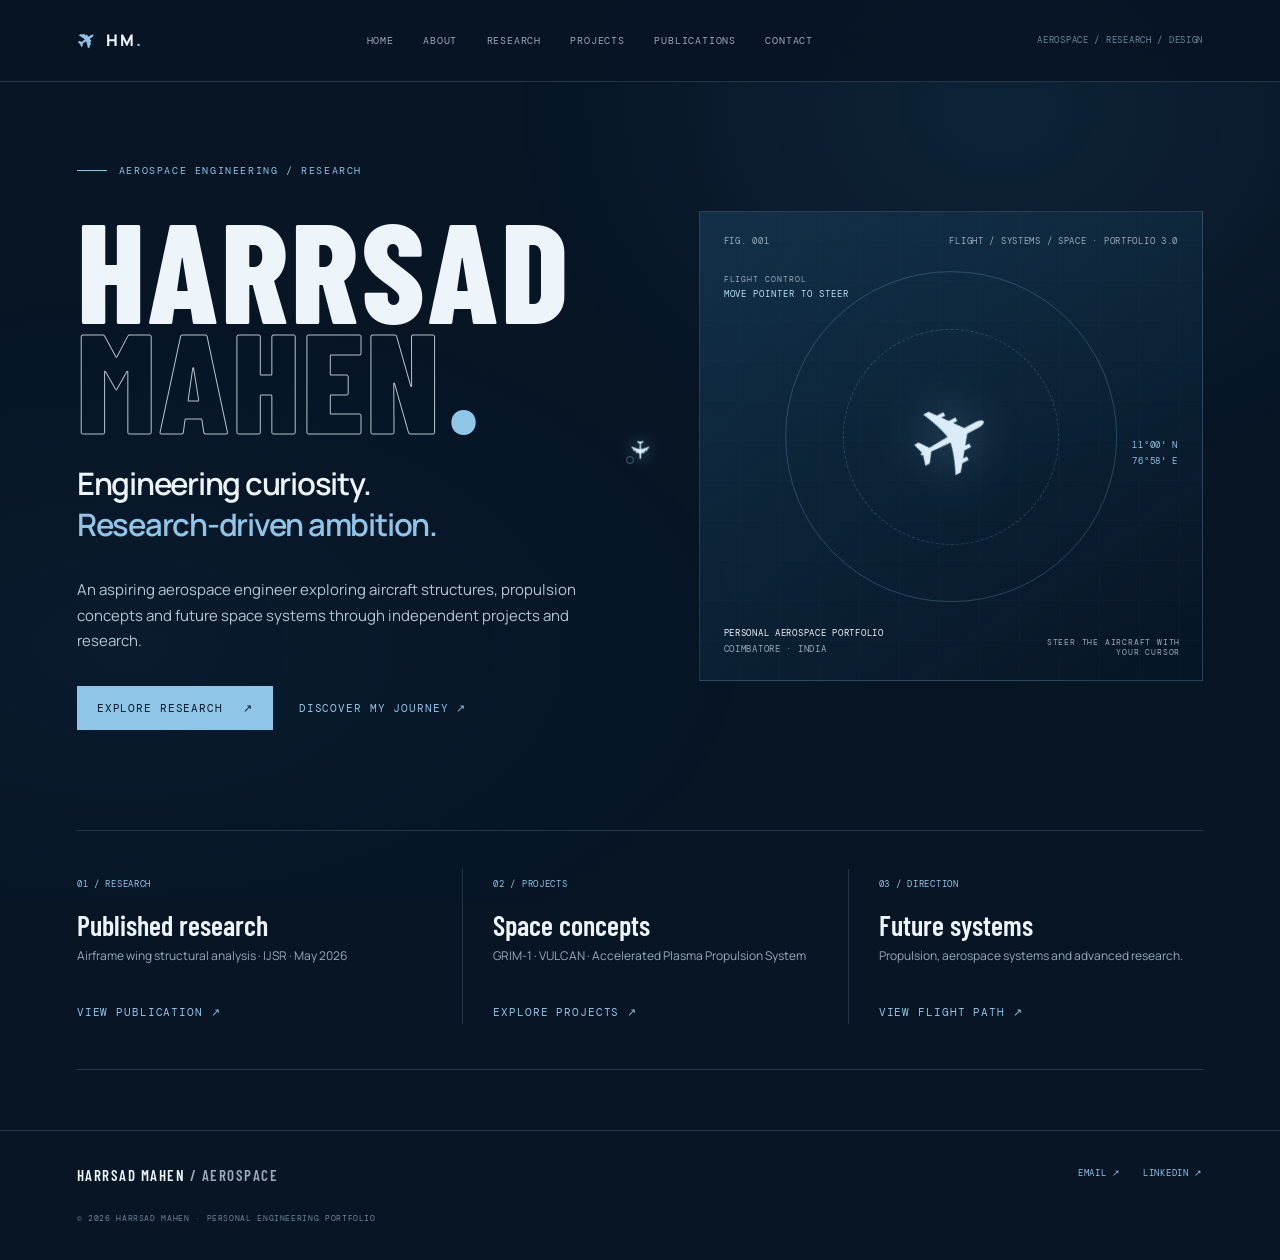
<file: index.html>
<!doctype html>
<html lang="en"><head>
<meta charset="utf-8"><meta name="viewport" content="width=device-width, initial-scale=1">
<meta name="description" content="Harrsad Mahen — aspiring aerospace engineer and independent researcher.">
<meta name="theme-color" content="#071525">
<title>Aerospace Portfolio | Harrsad Mahen</title>
<link rel="icon" href="favicon.svg" type="image/svg+xml">
<link rel="preconnect" href="https://fonts.googleapis.com"><link rel="preconnect" href="https://fonts.gstatic.com" crossorigin>
<link href="https://fonts.googleapis.com/css2?family=Barlow+Condensed:wght@500;600;700;800&family=DM+Mono:wght@400;500&family=Manrope:wght@400;500;600;700;800&display=swap" rel="stylesheet">
<link rel="stylesheet" href="styles.css"></head><body>
<header class="site-header">
  <a class="wordmark" href="index.html" aria-label="Harrsad Mahen home"><span class="mark-plane">✈</span><span>HM<span class="wordmark-dot">.</span></span></a>
  <button class="menu-toggle" aria-label="Open navigation" aria-expanded="false">☰</button>
  <nav class="main-nav" aria-label="Main navigation">
    <a href="index.html">Home</a><a href="about.html">About</a><a href="research.html">Research</a><a href="projects.html">Projects</a><a href="publications.html">Publications</a><a href="contact.html">Contact</a>
  </nav>
  <span class="header-index">AEROSPACE / RESEARCH / DESIGN</span>
</header>
<main><section class="home-hero page-shell">
      <div class="hero-copy reveal">
        <p class="eyebrow"><span class="eyebrow-line"></span> AEROSPACE ENGINEERING / RESEARCH</p>
        <h1 class="hero-name">HARRSAD<br><span class="outline-text name-wave" aria-label="MAHEN"><span aria-hidden="true">M</span><span aria-hidden="true">A</span><span aria-hidden="true">H</span><span aria-hidden="true">E</span><span aria-hidden="true">N</span></span><span class="hero-period">.</span></h1>
        <p class="hero-lede">Engineering curiosity.<br><em>Research-driven ambition.</em></p>
        <p class="body-copy narrow">An aspiring aerospace engineer exploring aircraft structures, propulsion concepts and future space systems through independent projects and research.</p>
        <div class="button-row"><a class="button button-primary" href="research.html">Explore research <span>↗</span></a><a class="text-link" href="about.html">Discover my journey ↗</a></div>
      </div>
      <div class="hero-visual reveal" tabindex="0" role="group" aria-label="Interactive aircraft steering display. Move your pointer over this panel or use the arrow keys to steer the aircraft.">
        <div class="visual-topline"><span>FIG. 001</span><span>FLIGHT / SYSTEMS / SPACE · PORTFOLIO 3.0</span></div>
        <div class="radar-ring ring-one"></div><div class="radar-ring ring-two"></div>
        <div class="hero-plane" id="flight-plane" aria-hidden="true">✈</div>
        <div class="flight-readout"><span>FLIGHT CONTROL</span><strong id="flight-status">MOVE POINTER TO STEER</strong></div>
        <div class="flight-hint">STEER THE AIRCRAFT WITH YOUR CURSOR</div>
        <div class="visual-coordinate">11°00' N<br>76°58' E</div>
        <div class="visual-caption">PERSONAL AEROSPACE PORTFOLIO<br><span>COIMBATORE · INDIA</span></div>
      </div>
    </section>
    <section class="page-shell home-strip reveal">
      <div><span class="micro-label">01 / RESEARCH</span><h2>Published research</h2><p>Airframe wing structural analysis · IJSR · May 2026</p><a class="arrow-link" href="research.html">View publication ↗</a></div>
      <div><span class="micro-label">02 / PROJECTS</span><h2>Space concepts</h2><p>GRIM-1 · VULCAN · Accelerated Plasma Propulsion System</p><a class="arrow-link" href="projects.html">Explore projects ↗</a></div>
      <div><span class="micro-label">03 / DIRECTION</span><h2>Future systems</h2><p>Propulsion, aerospace systems and advanced research.</p><a class="arrow-link" href="about.html#flight-path">View flight path ↗</a></div>
    </section></main>
<footer class="site-footer">
  <a class="footer-brand" href="index.html">HARRSAD MAHEN <span> / AEROSPACE</span></a>
  <div class="footer-links"><a href="mailto:harrsadmahen28@gmail.com">EMAIL ↗</a><a href="https://in.linkedin.com/in/harrsad-mahen-207b25360" target="_blank" rel="noopener">LINKEDIN ↗</a></div>
  <small>© <span data-year></span> HARRSAD MAHEN · PERSONAL ENGINEERING PORTFOLIO</small>
</footer>
<div class="cursor-plane" aria-hidden="true">✈</div>
<div class="cursor-trail" aria-hidden="true"></div>
<script src="script.js"></script>
</body></html>
</file>
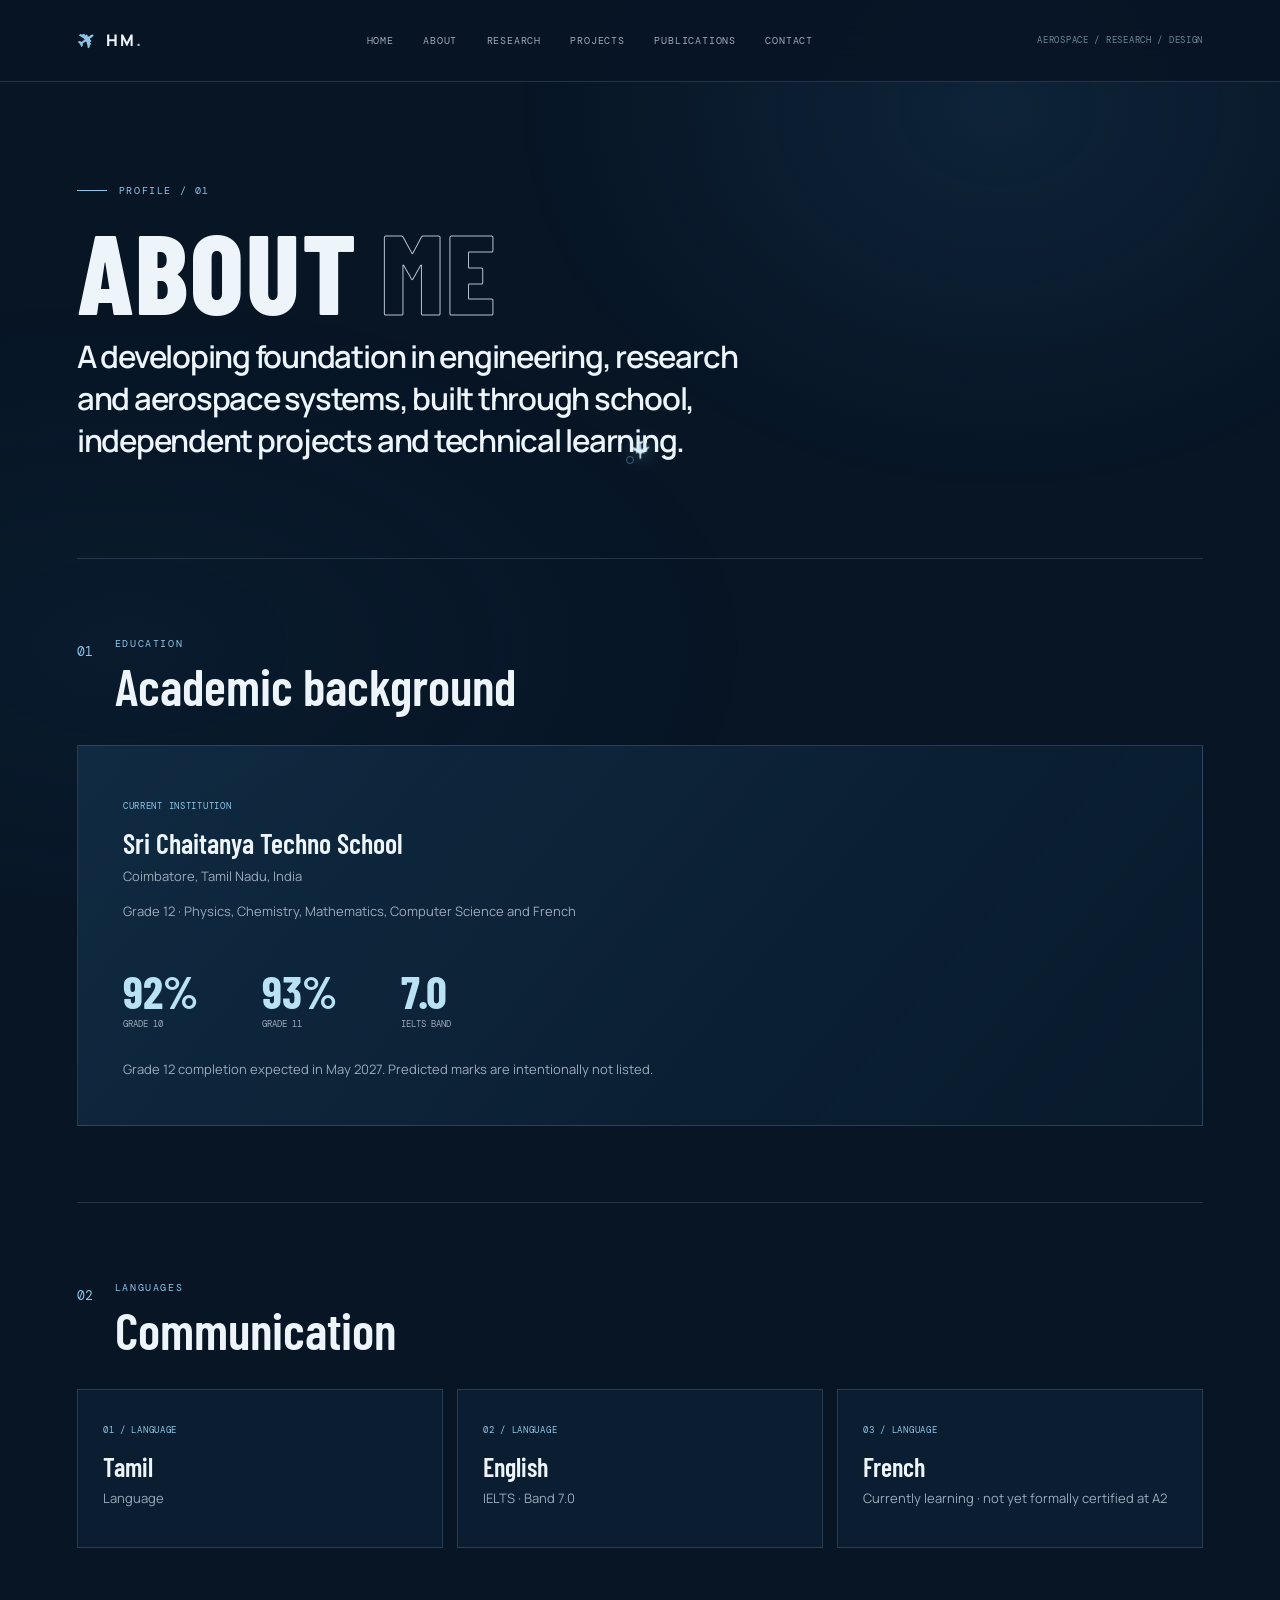
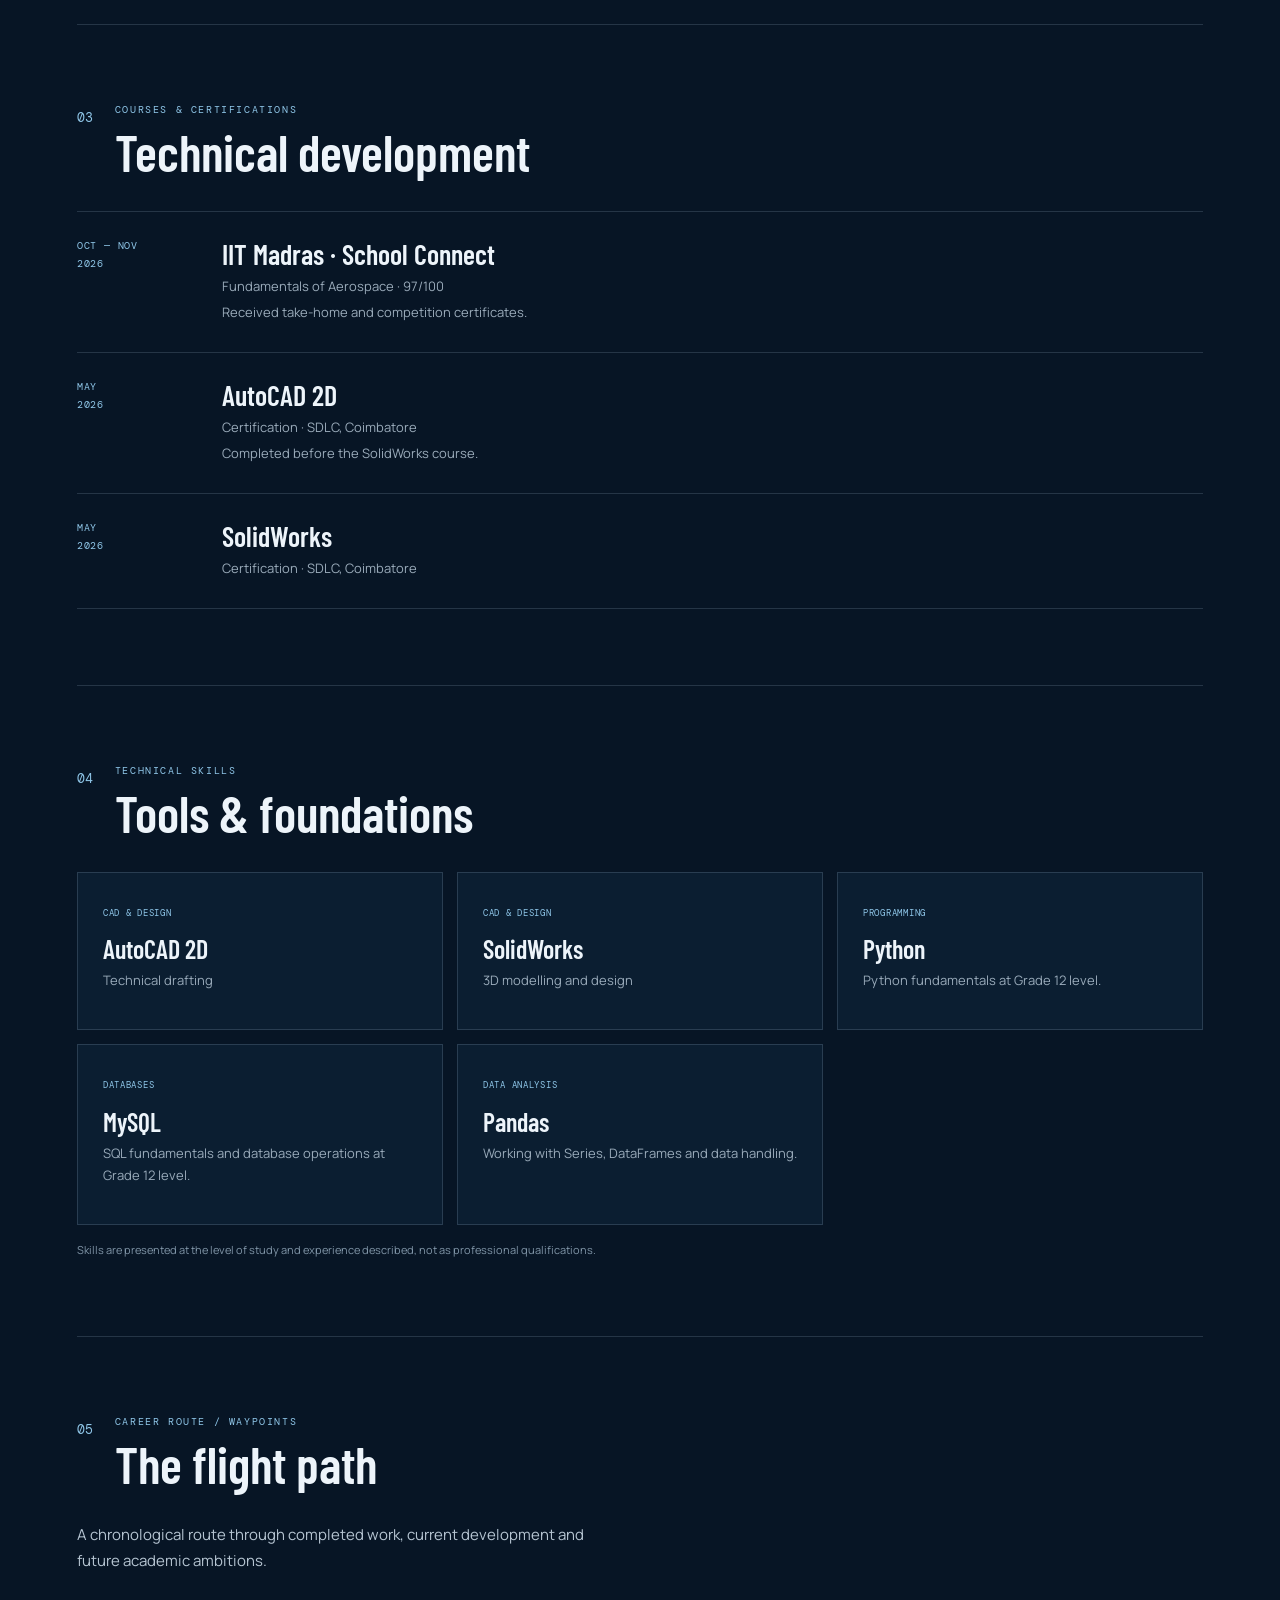
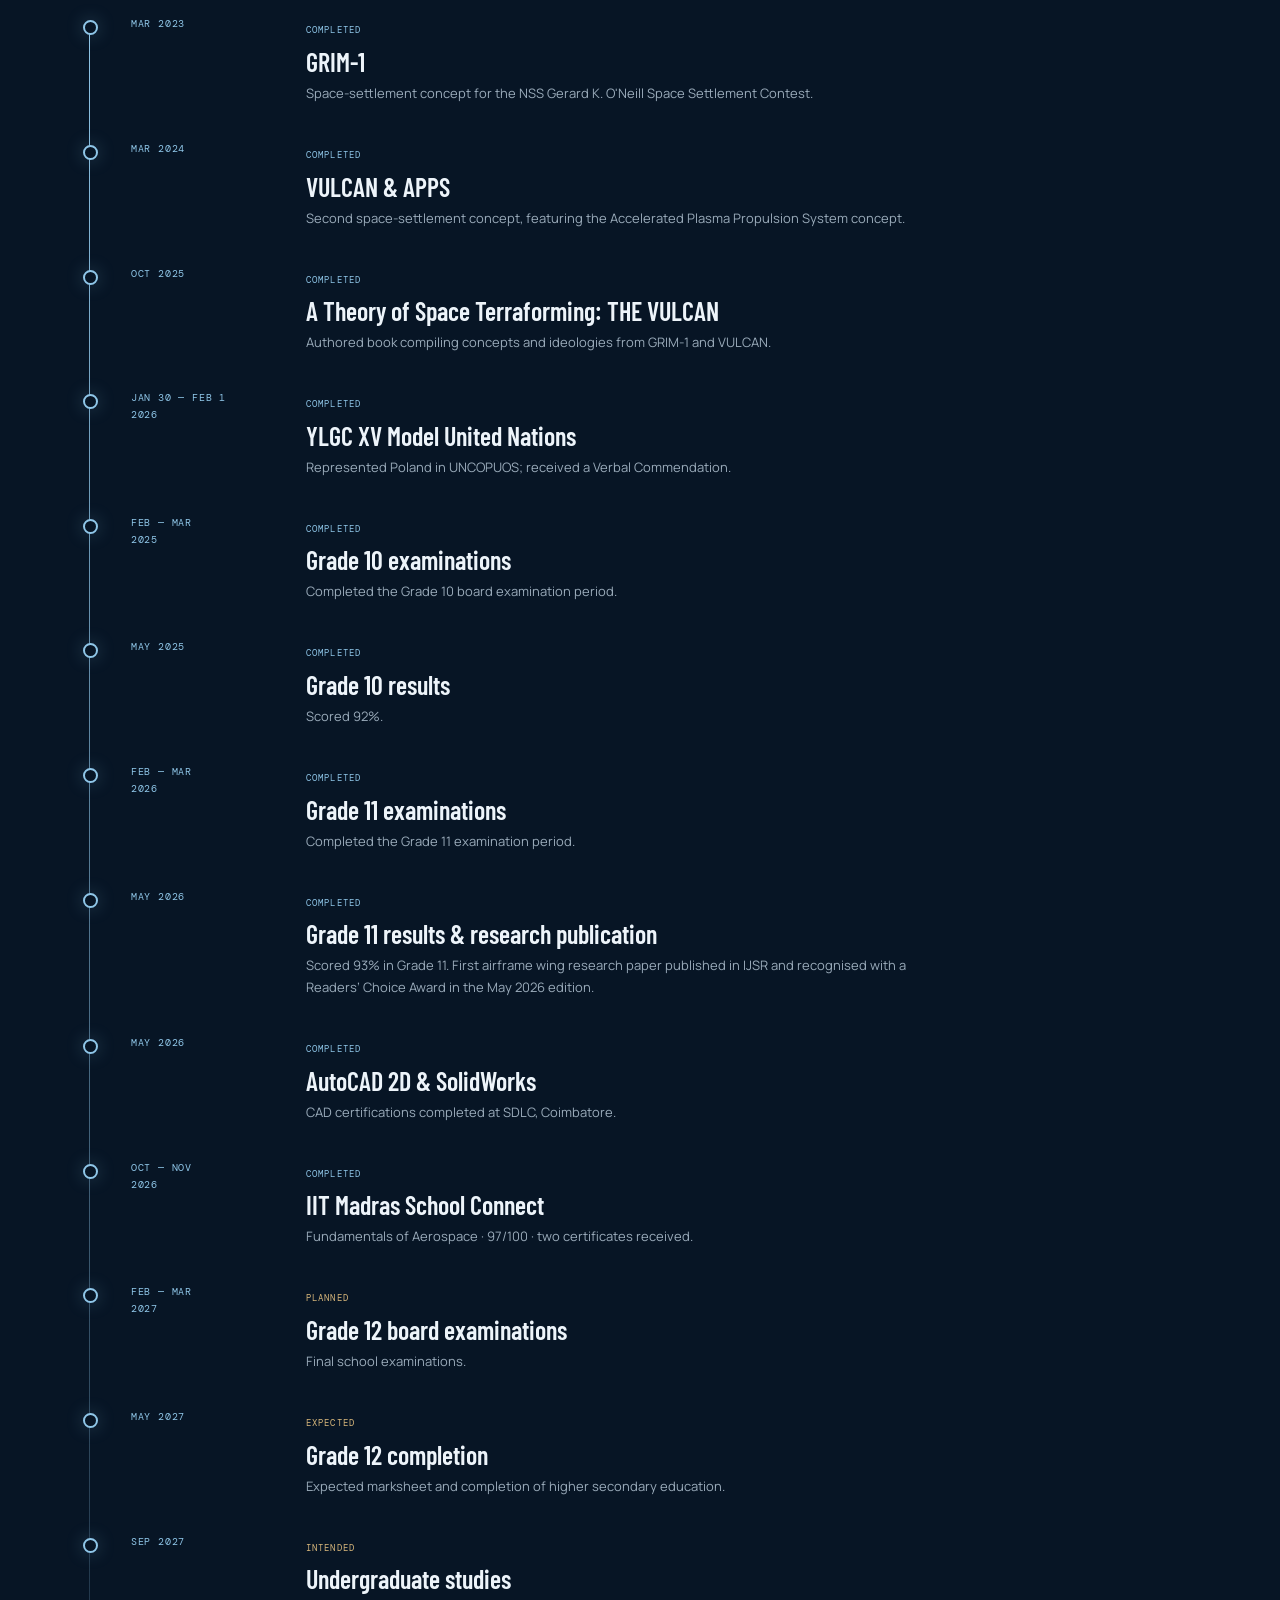
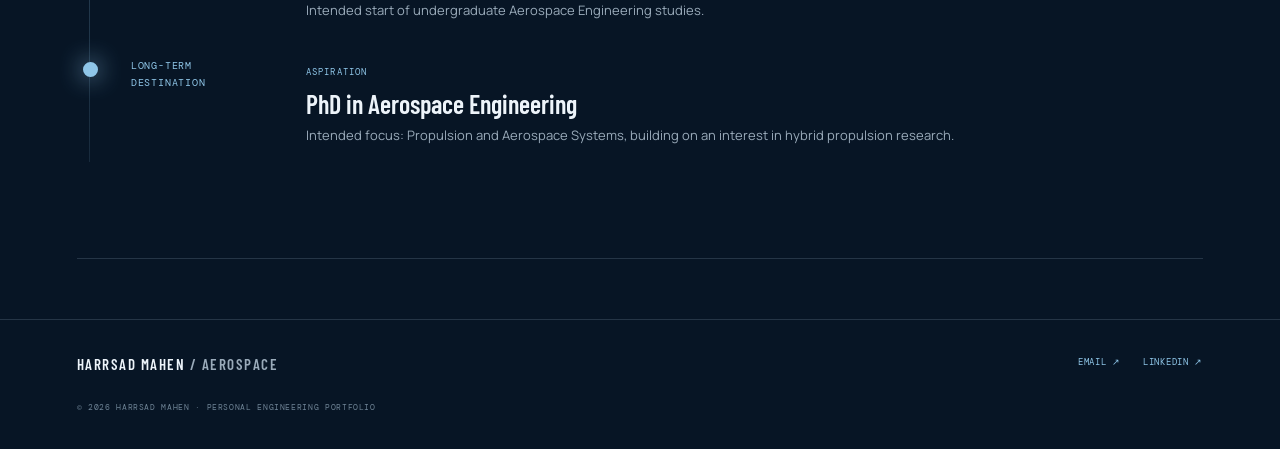
<file: about.html>
<!doctype html>
<html lang="en"><head>
<meta charset="utf-8"><meta name="viewport" content="width=device-width, initial-scale=1">
<meta name="description" content="Academic background, languages, certifications, technical skills and aerospace journey of Harrsad Mahen.">
<meta name="theme-color" content="#071525">
<title>About | Harrsad Mahen</title>
<link rel="icon" href="favicon.svg" type="image/svg+xml">
<link rel="preconnect" href="https://fonts.googleapis.com"><link rel="preconnect" href="https://fonts.gstatic.com" crossorigin>
<link href="https://fonts.googleapis.com/css2?family=Barlow+Condensed:wght@500;600;700;800&family=DM+Mono:wght@400;500&family=Manrope:wght@400;500;600;700;800&display=swap" rel="stylesheet">
<link rel="stylesheet" href="styles.css"></head><body>
<header class="site-header">
  <a class="wordmark" href="index.html" aria-label="Harrsad Mahen home"><span class="mark-plane">✈</span><span>HM<span class="wordmark-dot">.</span></span></a>
  <button class="menu-toggle" aria-label="Open navigation" aria-expanded="false">☰</button>
  <nav class="main-nav" aria-label="Main navigation">
    <a href="index.html">Home</a><a href="about.html">About</a><a href="research.html">Research</a><a href="projects.html">Projects</a><a href="publications.html">Publications</a><a href="contact.html">Contact</a>
  </nav>
  <span class="header-index">AEROSPACE / RESEARCH / DESIGN</span>
</header>
<main><section class="page-hero page-shell">
      <p class="eyebrow"><span class="eyebrow-line"></span> PROFILE / 01</p><h1>ABOUT <span class="outline-text">ME</span></h1>
      <p class="hero-lede">A developing foundation in engineering, research and aerospace systems, built through school, independent projects and technical learning.</p>
    </section>
    <section class="content-section page-shell">
      <div class="section-heading"><span class="section-number">01</span><div><p class="eyebrow">EDUCATION</p><h2>Academic background</h2></div></div>
      <div class="info-panel">
        <div><span class="micro-label">CURRENT INSTITUTION</span><h3>Sri Chaitanya Techno School</h3><p>Coimbatore, Tamil Nadu, India</p><p>Grade 12 · Physics, Chemistry, Mathematics, Computer Science and French</p></div>
        <div class="score-grid">
          <div class="score"><strong>92%</strong><span>Grade 10</span></div><div class="score"><strong>93%</strong><span>Grade 11</span></div><div class="score"><strong>7.0</strong><span>IELTS band</span></div>
        </div>
        <p class="note">Grade 12 completion expected in May 2027. Predicted marks are intentionally not listed.</p>
      </div>
    </section>
    <section class="content-section page-shell">
      <div class="section-heading"><span class="section-number">02</span><div><p class="eyebrow">LANGUAGES</p><h2>Communication</h2></div></div>
      <div class="three-grid">
        <article class="data-card"><span class="micro-label">01 / LANGUAGE</span><h3>Tamil</h3><p>Language</p></article>
        <article class="data-card"><span class="micro-label">02 / LANGUAGE</span><h3>English</h3><p>IELTS · Band 7.0</p></article>
        <article class="data-card"><span class="micro-label">03 / LANGUAGE</span><h3>French</h3><p>Currently learning · not yet formally certified at A2</p></article>
      </div>
    </section>
    <section class="content-section page-shell">
      <div class="section-heading"><span class="section-number">03</span><div><p class="eyebrow">COURSES & CERTIFICATIONS</p><h2>Technical development</h2></div></div>
      <div class="stack-list">
        <article class="list-card"><div class="list-date">OCT — NOV<br>2026</div><div><h3>IIT Madras · School Connect</h3><p>Fundamentals of Aerospace · 97/100</p><p class="muted">Received take-home and competition certificates.</p></div></article>
        <article class="list-card"><div class="list-date">MAY<br>2026</div><div><h3>AutoCAD 2D</h3><p>Certification · SDLC, Coimbatore</p><p class="muted">Completed before the SolidWorks course.</p></div></article>
        <article class="list-card"><div class="list-date">MAY<br>2026</div><div><h3>SolidWorks</h3><p>Certification · SDLC, Coimbatore</p></div></article>
      </div>
    </section>
    <section class="content-section page-shell">
      <div class="section-heading"><span class="section-number">04</span><div><p class="eyebrow">TECHNICAL SKILLS</p><h2>Tools & foundations</h2></div></div>
      <div class="skill-grid">
        <article class="data-card"><span class="micro-label">CAD & DESIGN</span><h3>AutoCAD 2D</h3><p>Technical drafting</p></article>
        <article class="data-card"><span class="micro-label">CAD & DESIGN</span><h3>SolidWorks</h3><p>3D modelling and design</p></article>
        <article class="data-card"><span class="micro-label">PROGRAMMING</span><h3>Python</h3><p>Python fundamentals at Grade 12 level.</p></article>
        <article class="data-card"><span class="micro-label">DATABASES</span><h3>MySQL</h3><p>SQL fundamentals and database operations at Grade 12 level.</p></article>
        <article class="data-card"><span class="micro-label">DATA ANALYSIS</span><h3>Pandas</h3><p>Working with Series, DataFrames and data handling.</p></article>
      </div>
      <p class="note">Skills are presented at the level of study and experience described, not as professional qualifications.</p>
    </section>
    <section class="content-section page-shell" id="flight-path">
      <div class="section-heading"><span class="section-number">05</span><div><p class="eyebrow">CAREER ROUTE / WAYPOINTS</p><h2>The flight path</h2></div></div>
      <p class="body-copy narrow">A chronological route through completed work, current development and future academic ambitions.</p>
      <div class="timeline">
        <span class="timeline-aircraft" aria-hidden="true">✈</span>
        <article class="timeline-item complete"><span class="timeline-date">MAR 2023</span><div><span class="status">COMPLETED</span><h3>GRIM-1</h3><p>Space-settlement concept for the NSS Gerard K. O'Neill Space Settlement Contest.</p></div></article>
        <article class="timeline-item complete"><span class="timeline-date">MAR 2024</span><div><span class="status">COMPLETED</span><h3>VULCAN & APPS</h3><p>Second space-settlement concept, featuring the Accelerated Plasma Propulsion System concept.</p></div></article>
        <article class="timeline-item complete"><span class="timeline-date">OCT 2025</span><div><span class="status">COMPLETED</span><h3>A Theory of Space Terraforming: THE VULCAN</h3><p>Authored book compiling concepts and ideologies from GRIM-1 and VULCAN.</p></div></article>
        <article class="timeline-item complete"><span class="timeline-date">JAN 30 — FEB 1<br>2026</span><div><span class="status">COMPLETED</span><h3>YLGC XV Model United Nations</h3><p>Represented Poland in UNCOPUOS; received a Verbal Commendation.</p></div></article>
        <article class="timeline-item complete"><span class="timeline-date">FEB — MAR<br>2025</span><div><span class="status">COMPLETED</span><h3>Grade 10 examinations</h3><p>Completed the Grade 10 board examination period.</p></div></article>
        <article class="timeline-item complete"><span class="timeline-date">MAY 2025</span><div><span class="status">COMPLETED</span><h3>Grade 10 results</h3><p>Scored 92%.</p></div></article>
        <article class="timeline-item complete"><span class="timeline-date">FEB — MAR<br>2026</span><div><span class="status">COMPLETED</span><h3>Grade 11 examinations</h3><p>Completed the Grade 11 examination period.</p></div></article>
        <article class="timeline-item complete"><span class="timeline-date">MAY 2026</span><div><span class="status">COMPLETED</span><h3>Grade 11 results & research publication</h3><p>Scored 93% in Grade 11. First airframe wing research paper published in IJSR and recognised with a Readers’ Choice Award in the May 2026 edition.</p></div></article>
        <article class="timeline-item complete"><span class="timeline-date">MAY 2026</span><div><span class="status">COMPLETED</span><h3>AutoCAD 2D & SolidWorks</h3><p>CAD certifications completed at SDLC, Coimbatore.</p></div></article>
        <article class="timeline-item complete"><span class="timeline-date">OCT — NOV<br>2026</span><div><span class="status">COMPLETED</span><h3>IIT Madras School Connect</h3><p>Fundamentals of Aerospace · 97/100 · two certificates received.</p></div></article>
        <article class="timeline-item planned"><span class="timeline-date">FEB — MAR<br>2027</span><div><span class="status">PLANNED</span><h3>Grade 12 board examinations</h3><p>Final school examinations.</p></div></article>
        <article class="timeline-item planned"><span class="timeline-date">MAY 2027</span><div><span class="status">EXPECTED</span><h3>Grade 12 completion</h3><p>Expected marksheet and completion of higher secondary education.</p></div></article>
        <article class="timeline-item planned"><span class="timeline-date">SEP 2027</span><div><span class="status">INTENDED</span><h3>Undergraduate studies</h3><p>Intended start of undergraduate Aerospace Engineering studies.</p></div></article>
        <article class="timeline-item destination"><span class="timeline-date">LONG-TERM<br>DESTINATION</span><div><span class="status">ASPIRATION</span><h3>PhD in Aerospace Engineering</h3><p>Intended focus: Propulsion and Aerospace Systems, building on an interest in hybrid propulsion research.</p></div></article>
      </div>
    </section></main>
<footer class="site-footer">
  <a class="footer-brand" href="index.html">HARRSAD MAHEN <span> / AEROSPACE</span></a>
  <div class="footer-links"><a href="mailto:harrsadmahen28@gmail.com">EMAIL ↗</a><a href="https://in.linkedin.com/in/harrsad-mahen-207b25360" target="_blank" rel="noopener">LINKEDIN ↗</a></div>
  <small>© <span data-year></span> HARRSAD MAHEN · PERSONAL ENGINEERING PORTFOLIO</small>
</footer>
<div class="cursor-plane" aria-hidden="true">✈</div>
<div class="cursor-trail" aria-hidden="true"></div>
<script src="script.js"></script>
</body></html>
</file>
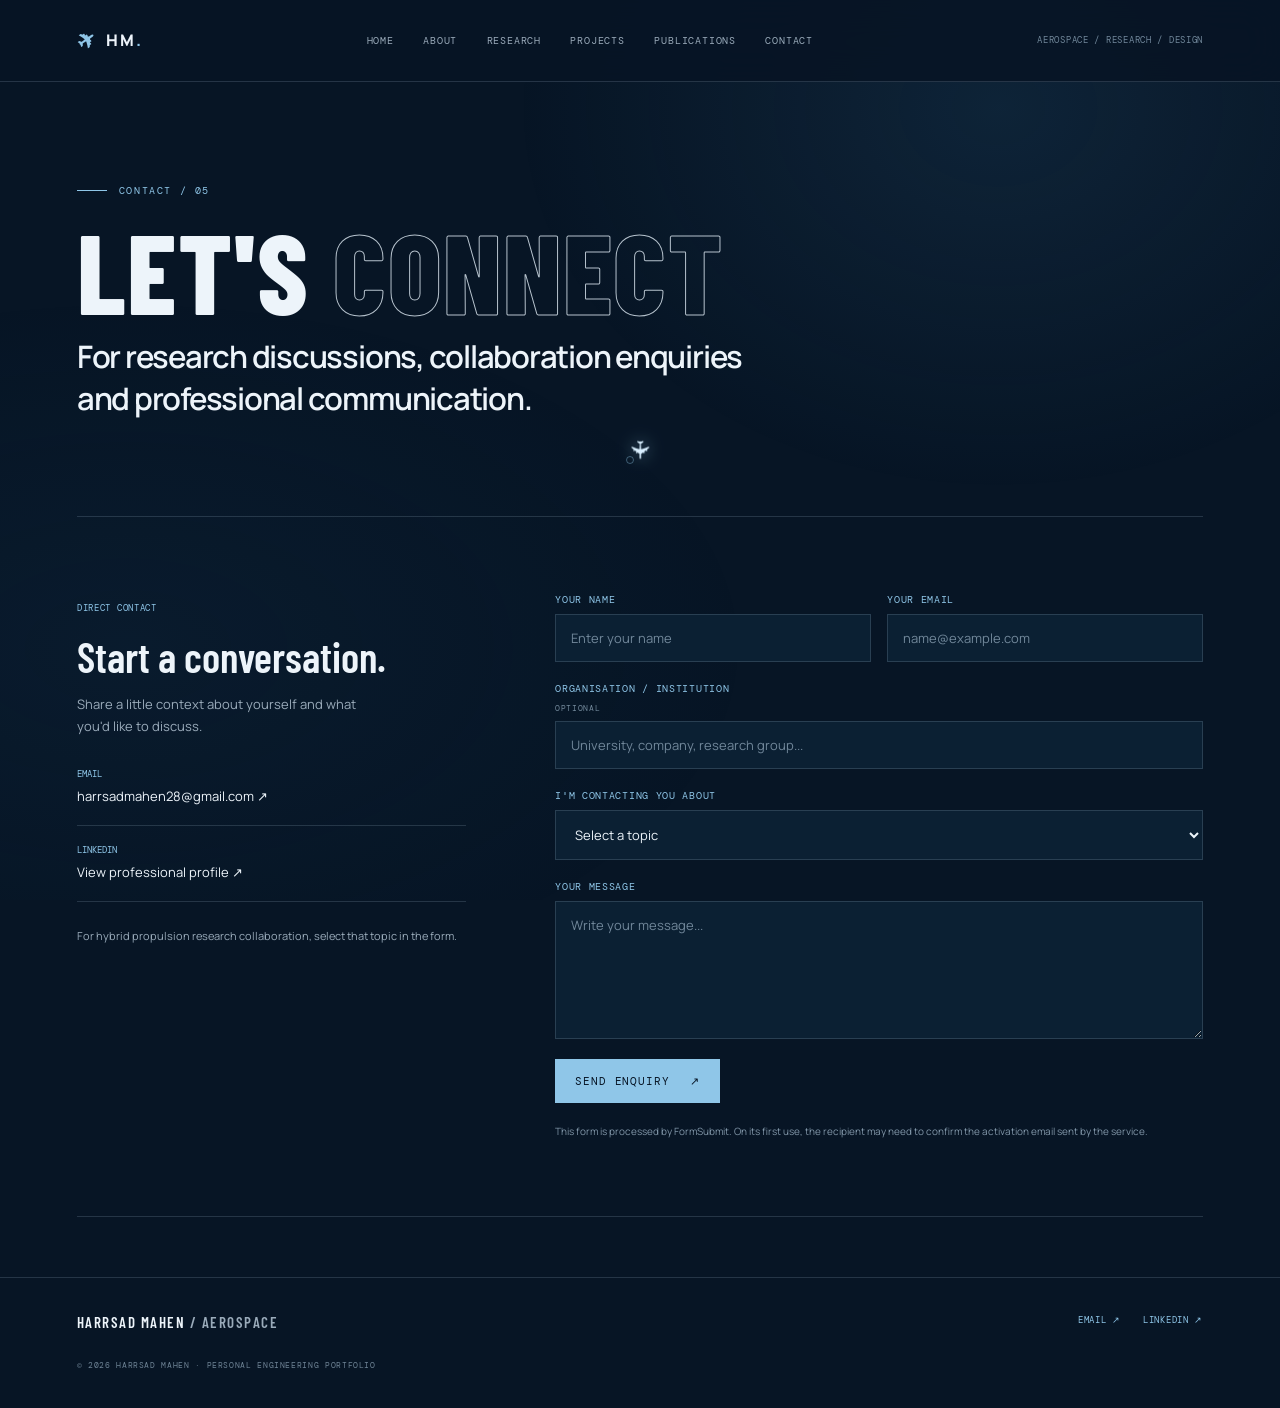
<file: contact.html>
<!doctype html>
<html lang="en"><head>
<meta charset="utf-8"><meta name="viewport" content="width=device-width, initial-scale=1">
<meta name="description" content="Contact Harrsad Mahen for aerospace research, professional enquiries and collaboration.">
<meta name="theme-color" content="#071525">
<title>Contact | Harrsad Mahen</title>
<link rel="icon" href="favicon.svg" type="image/svg+xml">
<link rel="preconnect" href="https://fonts.googleapis.com"><link rel="preconnect" href="https://fonts.gstatic.com" crossorigin>
<link href="https://fonts.googleapis.com/css2?family=Barlow+Condensed:wght@500;600;700;800&family=DM+Mono:wght@400;500&family=Manrope:wght@400;500;600;700;800&display=swap" rel="stylesheet">
<link rel="stylesheet" href="styles.css"></head><body>
<header class="site-header">
  <a class="wordmark" href="index.html" aria-label="Harrsad Mahen home"><span class="mark-plane">✈</span><span>HM<span class="wordmark-dot">.</span></span></a>
  <button class="menu-toggle" aria-label="Open navigation" aria-expanded="false">☰</button>
  <nav class="main-nav" aria-label="Main navigation">
    <a href="index.html">Home</a><a href="about.html">About</a><a href="research.html">Research</a><a href="projects.html">Projects</a><a href="publications.html">Publications</a><a href="contact.html">Contact</a>
  </nav>
  <span class="header-index">AEROSPACE / RESEARCH / DESIGN</span>
</header>
<main><section class="page-hero page-shell">
      <p class="eyebrow"><span class="eyebrow-line"></span> CONTACT / 05</p><h1>LET'S <span class="outline-text">CONNECT</span></h1>
      <p class="hero-lede">For research discussions, collaboration enquiries and professional communication.</p>
    </section>
    <section class="content-section page-shell contact-layout">
      <div class="contact-aside">
        <span class="micro-label">DIRECT CONTACT</span><h2>Start a conversation.</h2><p>Share a little context about yourself and what you'd like to discuss.</p>
        <a class="contact-direct" href="mailto:harrsadmahen28@gmail.com"><span>EMAIL</span>harrsadmahen28@gmail.com ↗</a>
        <a class="contact-direct" href="https://in.linkedin.com/in/harrsad-mahen-207b25360" target="_blank" rel="noopener"><span>LINKEDIN</span>View professional profile ↗</a>
        <div class="contact-footnote">For hybrid propulsion research collaboration, select that topic in the form.</div>
      </div>
      <form class="contact-form" action="https://formsubmit.co/harrsadmahen28@gmail.com" method="POST">
        <input type="hidden" name="_subject" value="Website enquiry — Harrsad Mahen Aerospace Portfolio">
        <input type="hidden" name="_template" value="table">
        <input type="hidden" name="_captcha" value="true">
        <input type="hidden" name="_next" value="https://harrsadmahenaero.space/contact.html?sent=1">
        <div class="form-row"><label>Your name<input name="name" type="text" placeholder="Enter your name" required></label><label>Your email<input name="email" type="email" placeholder="name@example.com" required></label></div>
        <label>Organisation / institution <span class="optional">OPTIONAL</span><input name="organisation" type="text" placeholder="University, company, research group..."></label>
        <label>I'm contacting you about<select name="subject" id="subject-select" required><option value="" disabled selected>Select a topic</option><option>Hybrid Propulsion Research Collaboration</option><option>Research discussion</option><option>Academic / admissions enquiry</option><option>Project discussion</option><option>General enquiry</option></select></label>
        <label>Your message<textarea name="message" rows="6" placeholder="Write your message..." required></textarea></label>
        <button class="button button-primary form-submit" type="submit">Send enquiry <span>↗</span></button>
        <p class="form-disclaimer">This form is processed by FormSubmit. On its first use, the recipient may need to confirm the activation email sent by the service.</p>
        <p class="form-success" id="sent-message" hidden>Thanks. Your browser has returned from the contact form submission.</p>
      </form>
    </section></main>
<footer class="site-footer">
  <a class="footer-brand" href="index.html">HARRSAD MAHEN <span> / AEROSPACE</span></a>
  <div class="footer-links"><a href="mailto:harrsadmahen28@gmail.com">EMAIL ↗</a><a href="https://in.linkedin.com/in/harrsad-mahen-207b25360" target="_blank" rel="noopener">LINKEDIN ↗</a></div>
  <small>© <span data-year></span> HARRSAD MAHEN · PERSONAL ENGINEERING PORTFOLIO</small>
</footer>
<div class="cursor-plane" aria-hidden="true">✈</div>
<div class="cursor-trail" aria-hidden="true"></div>
<script src="script.js"></script>
</body></html>
</file>
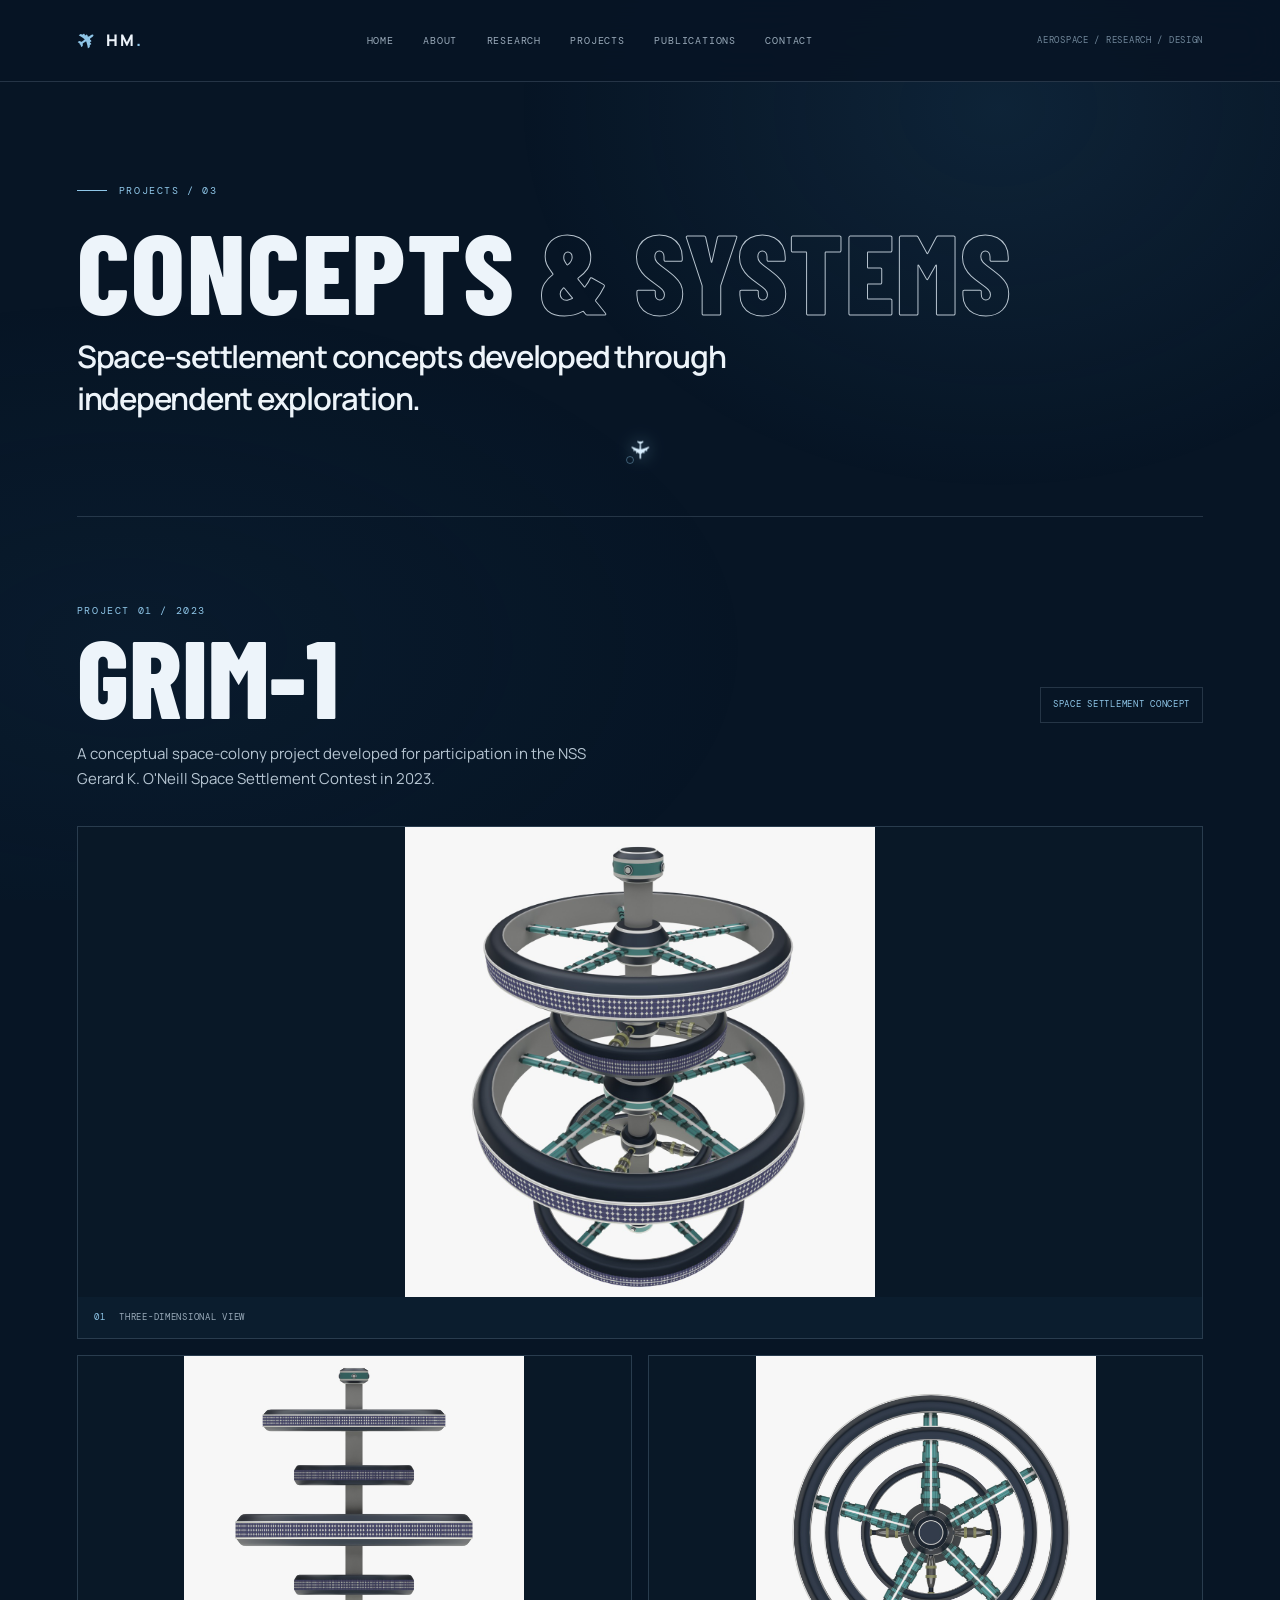
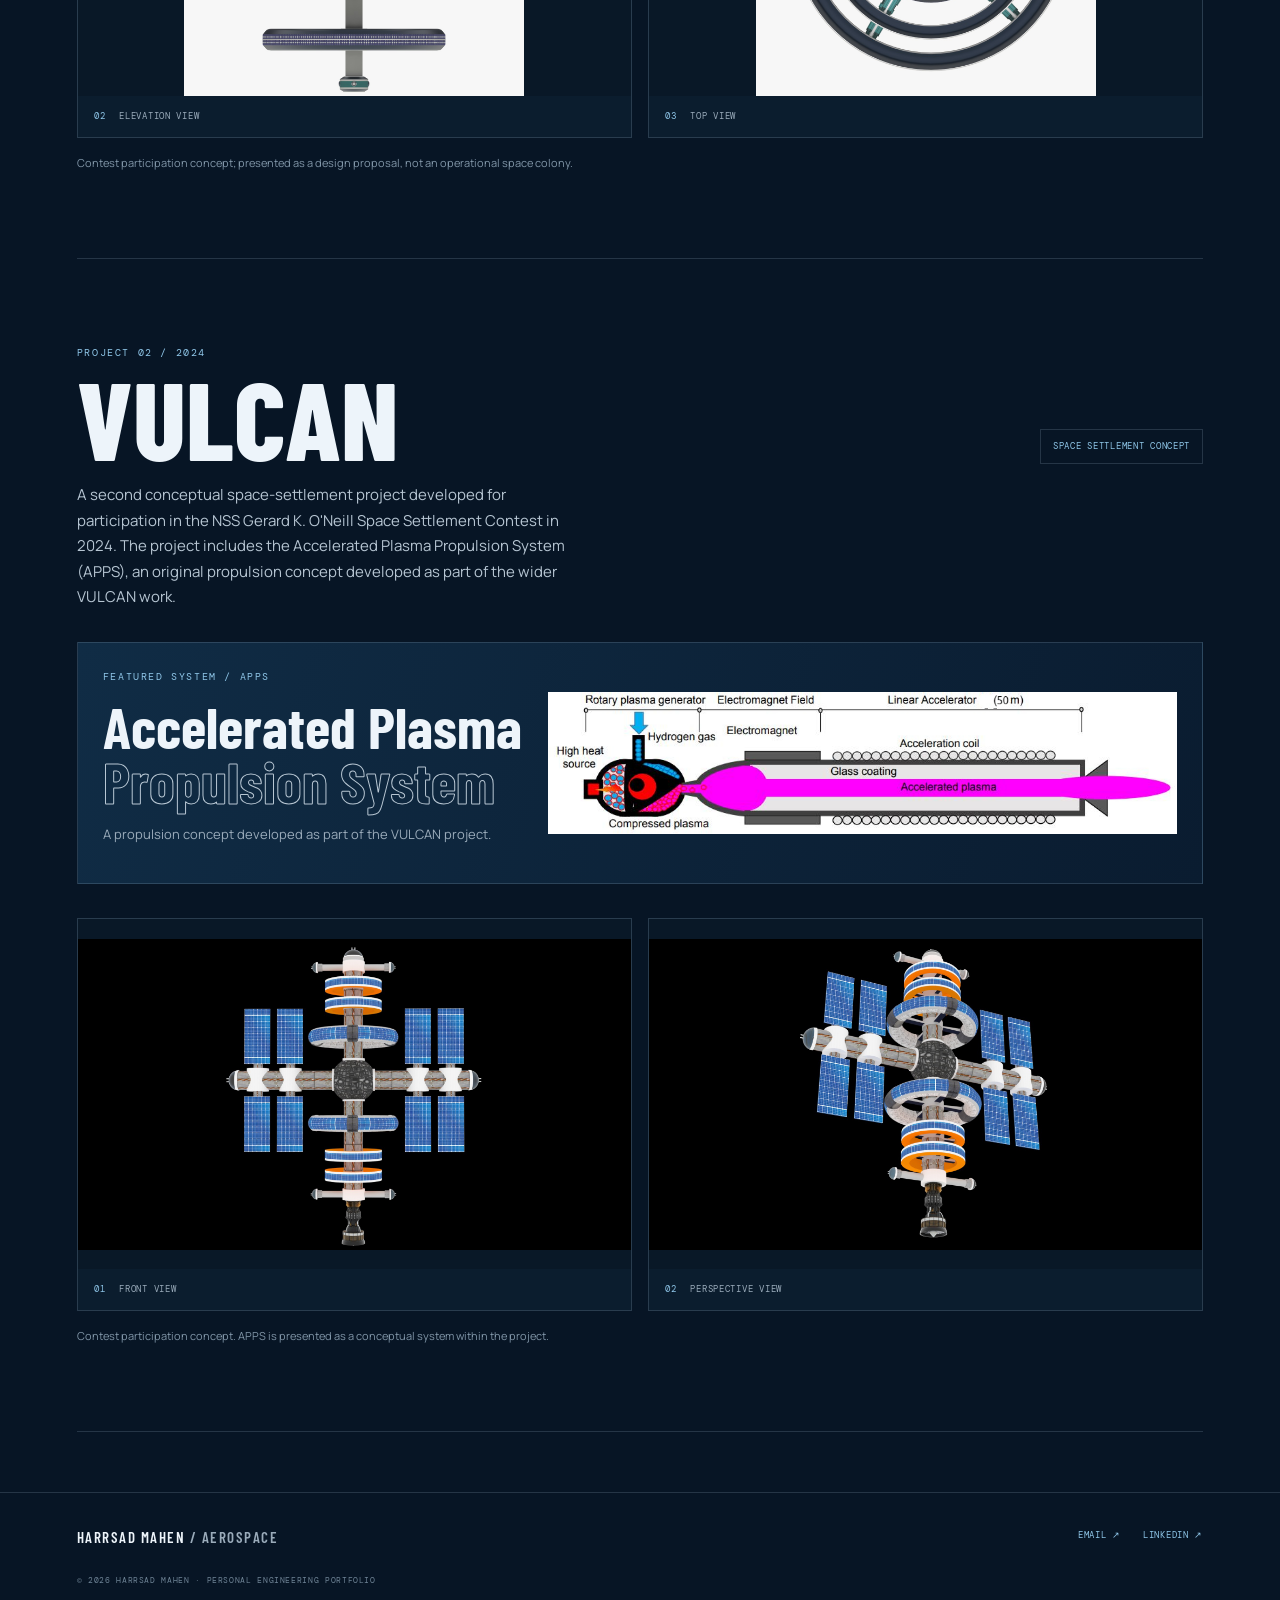
<file: projects.html>
<!doctype html>
<html lang="en"><head>
<meta charset="utf-8"><meta name="viewport" content="width=device-width, initial-scale=1">
<meta name="description" content="Space-settlement concepts GRIM-1 and VULCAN, including the APPS propulsion concept.">
<meta name="theme-color" content="#071525">
<title>Projects | Harrsad Mahen</title>
<link rel="icon" href="favicon.svg" type="image/svg+xml">
<link rel="preconnect" href="https://fonts.googleapis.com"><link rel="preconnect" href="https://fonts.gstatic.com" crossorigin>
<link href="https://fonts.googleapis.com/css2?family=Barlow+Condensed:wght@500;600;700;800&family=DM+Mono:wght@400;500&family=Manrope:wght@400;500;600;700;800&display=swap" rel="stylesheet">
<link rel="stylesheet" href="styles.css"></head><body>
<header class="site-header">
  <a class="wordmark" href="index.html" aria-label="Harrsad Mahen home"><span class="mark-plane">✈</span><span>HM<span class="wordmark-dot">.</span></span></a>
  <button class="menu-toggle" aria-label="Open navigation" aria-expanded="false">☰</button>
  <nav class="main-nav" aria-label="Main navigation">
    <a href="index.html">Home</a><a href="about.html">About</a><a href="research.html">Research</a><a href="projects.html">Projects</a><a href="publications.html">Publications</a><a href="contact.html">Contact</a>
  </nav>
  <span class="header-index">AEROSPACE / RESEARCH / DESIGN</span>
</header>
<main><section class="page-hero page-shell">
      <p class="eyebrow"><span class="eyebrow-line"></span> PROJECTS / 03</p><h1>CONCEPTS <span class="outline-text">& SYSTEMS</span></h1>
      <p class="hero-lede">Space-settlement concepts developed through independent exploration.</p>
    </section>
    <section class="content-section page-shell project-section" id="grim1">
      <div class="project-heading"><div><p class="eyebrow">PROJECT 01 / 2023</p><h2>GRIM-1</h2></div><span class="project-type">SPACE SETTLEMENT CONCEPT</span></div>
      <p class="body-copy narrow">A conceptual space-colony project developed for participation in the NSS Gerard K. O'Neill Space Settlement Contest in 2023.</p>
      <div class="gallery-grid grim-gallery">
        <figure class="gallery-item gallery-wide"><img src="assets/images/grim-1-3d-view.jpeg" alt="GRIM-1 three-dimensional concept view"><figcaption><span>01</span> THREE-DIMENSIONAL VIEW</figcaption></figure>
        <figure class="gallery-item"><img src="assets/images/grim-1-side-view.jpeg" alt="GRIM-1 side or elevation concept view"><figcaption><span>02</span> ELEVATION VIEW</figcaption></figure>
        <figure class="gallery-item"><img src="assets/images/grim-1-top-view.jpeg" alt="GRIM-1 top or radial concept view"><figcaption><span>03</span> TOP VIEW</figcaption></figure>
      </div>
      <p class="note">Contest participation concept; presented as a design proposal, not an operational space colony.</p>
    </section>
    <section class="content-section page-shell project-section" id="vulcan">
      <div class="project-heading"><div><p class="eyebrow">PROJECT 02 / 2024</p><h2>VULCAN</h2></div><span class="project-type">SPACE SETTLEMENT CONCEPT</span></div>
      <p class="body-copy narrow">A second conceptual space-settlement project developed for participation in the NSS Gerard K. O'Neill Space Settlement Contest in 2024. The project includes the Accelerated Plasma Propulsion System (APPS), an original propulsion concept developed as part of the wider VULCAN work.</p>
      <div class="apps-feature">
        <div><p class="eyebrow">FEATURED SYSTEM / APPS</p><h3>Accelerated Plasma<br><span class="outline-text">Propulsion System</span></h3><p>A propulsion concept developed as part of the VULCAN project.</p></div>
        <img src="assets/images/vulcan-apps.jpeg" alt="VULCAN Accelerated Plasma Propulsion System concept schematic">
      </div>
      <div class="gallery-grid vulcan-gallery">
        <figure class="gallery-item"><img src="assets/images/vulcan-front-view.jpeg" alt="VULCAN front view"><figcaption><span>01</span> FRONT VIEW</figcaption></figure>
        <figure class="gallery-item"><img src="assets/images/vulcan-perspective.jpeg" alt="VULCAN perspective view"><figcaption><span>02</span> PERSPECTIVE VIEW</figcaption></figure>
      </div>
      <p class="note">Contest participation concept. APPS is presented as a conceptual system within the project.</p>
    </section></main>
<footer class="site-footer">
  <a class="footer-brand" href="index.html">HARRSAD MAHEN <span> / AEROSPACE</span></a>
  <div class="footer-links"><a href="mailto:harrsadmahen28@gmail.com">EMAIL ↗</a><a href="https://in.linkedin.com/in/harrsad-mahen-207b25360" target="_blank" rel="noopener">LINKEDIN ↗</a></div>
  <small>© <span data-year></span> HARRSAD MAHEN · PERSONAL ENGINEERING PORTFOLIO</small>
</footer>
<div class="cursor-plane" aria-hidden="true">✈</div>
<div class="cursor-trail" aria-hidden="true"></div>
<script src="script.js"></script>
</body></html>
</file>
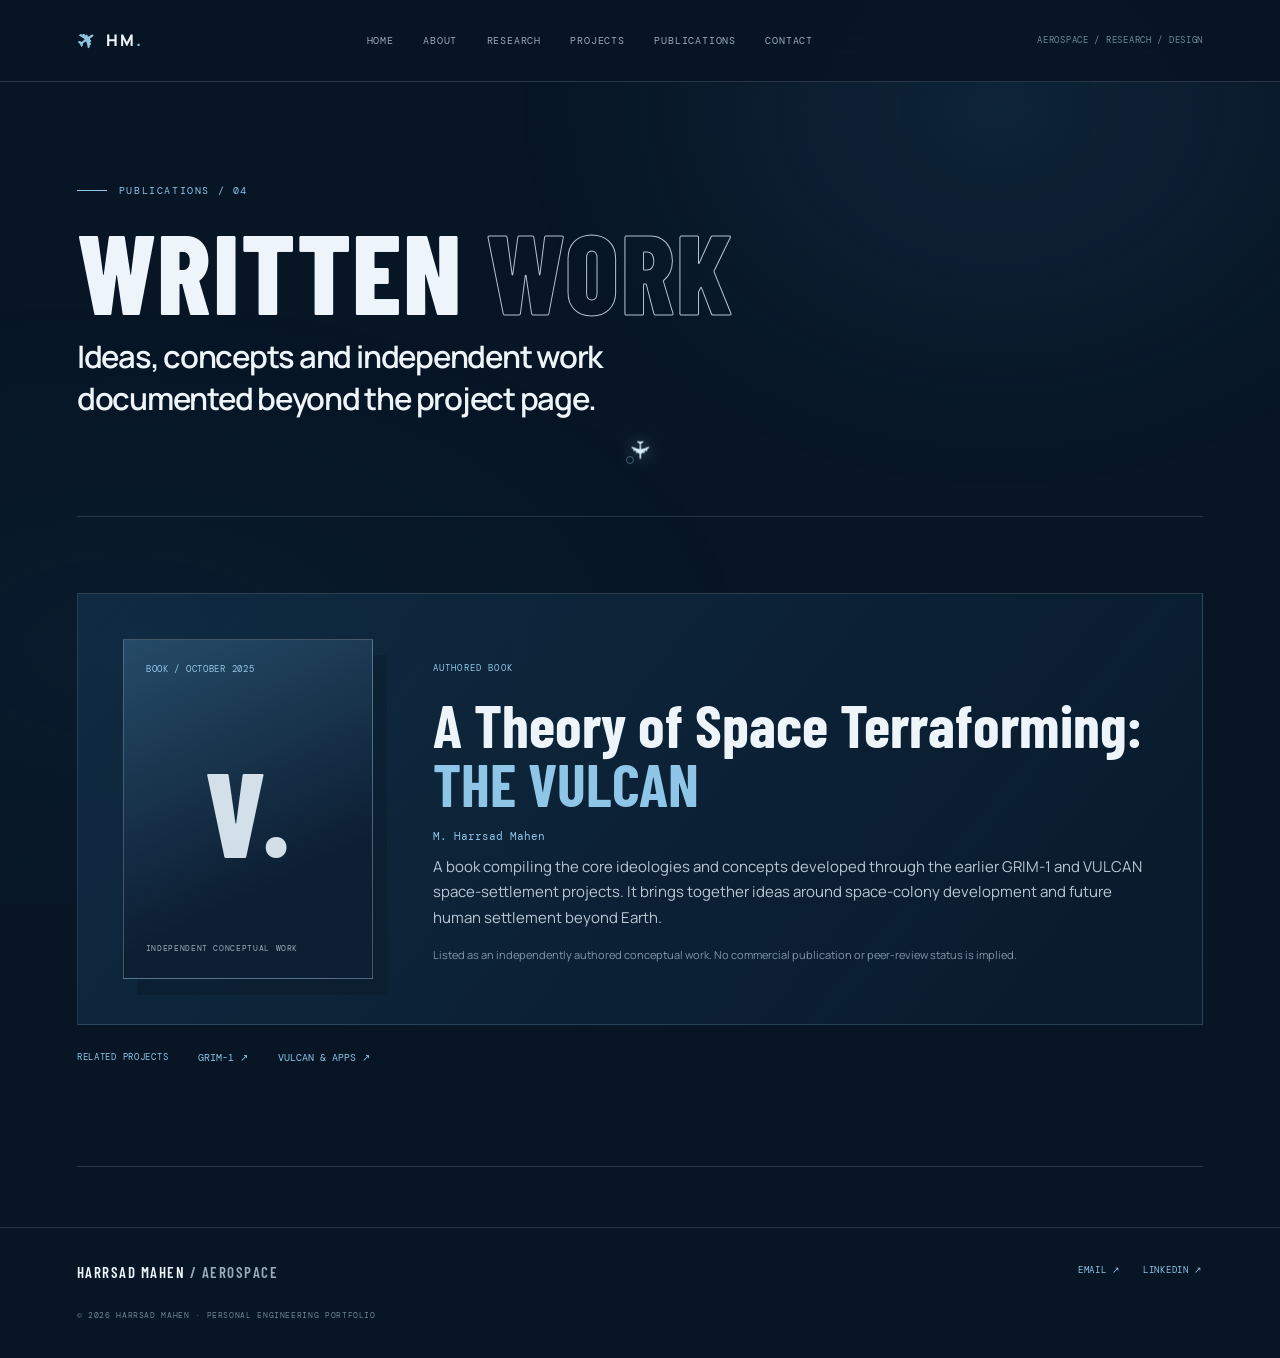
<file: publications.html>
<!doctype html>
<html lang="en"><head>
<meta charset="utf-8"><meta name="viewport" content="width=device-width, initial-scale=1">
<meta name="description" content="Book authored by Harrsad Mahen: A Theory of Space Terraforming: THE VULCAN.">
<meta name="theme-color" content="#071525">
<title>Publications | Harrsad Mahen</title>
<link rel="icon" href="favicon.svg" type="image/svg+xml">
<link rel="preconnect" href="https://fonts.googleapis.com"><link rel="preconnect" href="https://fonts.gstatic.com" crossorigin>
<link href="https://fonts.googleapis.com/css2?family=Barlow+Condensed:wght@500;600;700;800&family=DM+Mono:wght@400;500&family=Manrope:wght@400;500;600;700;800&display=swap" rel="stylesheet">
<link rel="stylesheet" href="styles.css"></head><body>
<header class="site-header">
  <a class="wordmark" href="index.html" aria-label="Harrsad Mahen home"><span class="mark-plane">✈</span><span>HM<span class="wordmark-dot">.</span></span></a>
  <button class="menu-toggle" aria-label="Open navigation" aria-expanded="false">☰</button>
  <nav class="main-nav" aria-label="Main navigation">
    <a href="index.html">Home</a><a href="about.html">About</a><a href="research.html">Research</a><a href="projects.html">Projects</a><a href="publications.html">Publications</a><a href="contact.html">Contact</a>
  </nav>
  <span class="header-index">AEROSPACE / RESEARCH / DESIGN</span>
</header>
<main><section class="page-hero page-shell">
      <p class="eyebrow"><span class="eyebrow-line"></span> PUBLICATIONS / 04</p><h1>WRITTEN <span class="outline-text">WORK</span></h1>
      <p class="hero-lede">Ideas, concepts and independent work documented beyond the project page.</p>
    </section>
    <section class="content-section page-shell">
      <article class="book-feature">
        <div class="book-index"><span class="micro-label">BOOK / OCTOBER 2025</span><div class="book-mark">V.</div><span class="book-bottom">INDEPENDENT CONCEPTUAL WORK</span></div>
        <div class="book-copy"><span class="status">AUTHORED BOOK</span><h2>A Theory of Space Terraforming: <span>THE VULCAN</span></h2><p class="book-author">M. Harrsad Mahen</p><p>A book compiling the core ideologies and concepts developed through the earlier GRIM-1 and VULCAN space-settlement projects. It brings together ideas around space-colony development and future human settlement beyond Earth.</p><p class="note">Listed as an independently authored conceptual work. No commercial publication or peer-review status is implied.</p></div>
      </article>
      <div class="small-publication-note"><span class="micro-label">RELATED PROJECTS</span><a href="projects.html#grim1">GRIM-1 ↗</a><a href="projects.html#vulcan">VULCAN & APPS ↗</a></div>
    </section></main>
<footer class="site-footer">
  <a class="footer-brand" href="index.html">HARRSAD MAHEN <span> / AEROSPACE</span></a>
  <div class="footer-links"><a href="mailto:harrsadmahen28@gmail.com">EMAIL ↗</a><a href="https://in.linkedin.com/in/harrsad-mahen-207b25360" target="_blank" rel="noopener">LINKEDIN ↗</a></div>
  <small>© <span data-year></span> HARRSAD MAHEN · PERSONAL ENGINEERING PORTFOLIO</small>
</footer>
<div class="cursor-plane" aria-hidden="true">✈</div>
<div class="cursor-trail" aria-hidden="true"></div>
<script src="script.js"></script>
</body></html>
</file>
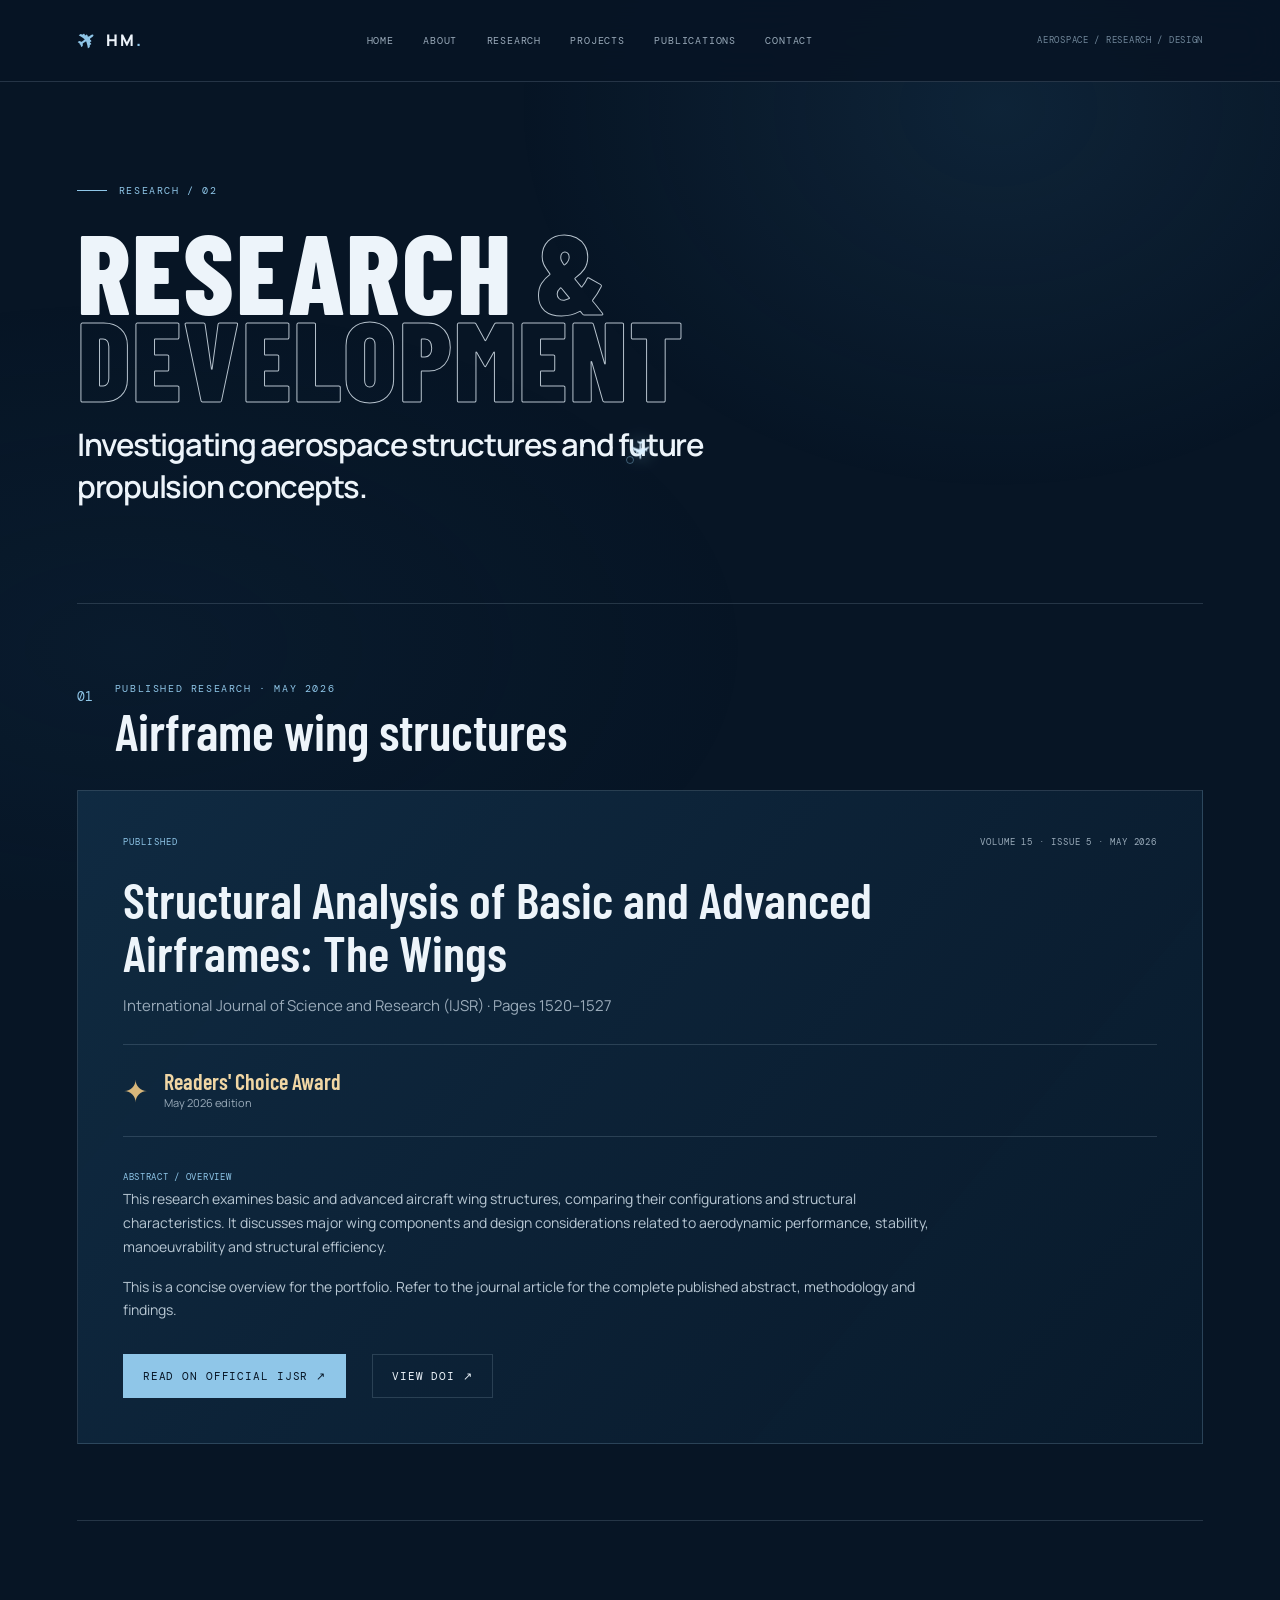
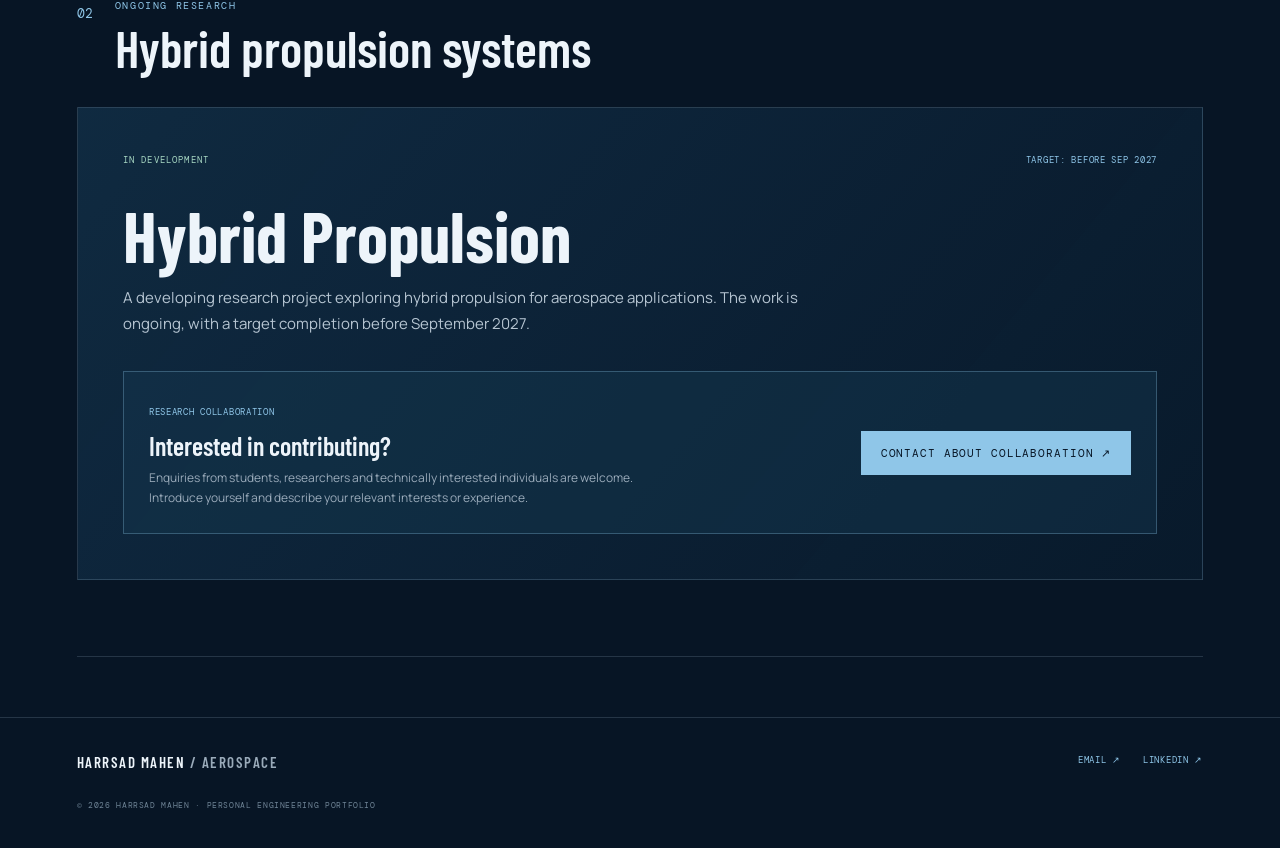
<file: research.html>
<!doctype html>
<html lang="en"><head>
<meta charset="utf-8"><meta name="viewport" content="width=device-width, initial-scale=1">
<meta name="description" content="Published IJSR airframe wing research and ongoing hybrid propulsion research by Harrsad Mahen.">
<meta name="theme-color" content="#071525">
<title>Research | Harrsad Mahen</title>
<link rel="icon" href="favicon.svg" type="image/svg+xml">
<link rel="preconnect" href="https://fonts.googleapis.com"><link rel="preconnect" href="https://fonts.gstatic.com" crossorigin>
<link href="https://fonts.googleapis.com/css2?family=Barlow+Condensed:wght@500;600;700;800&family=DM+Mono:wght@400;500&family=Manrope:wght@400;500;600;700;800&display=swap" rel="stylesheet">
<link rel="stylesheet" href="styles.css"></head><body>
<header class="site-header">
  <a class="wordmark" href="index.html" aria-label="Harrsad Mahen home"><span class="mark-plane">✈</span><span>HM<span class="wordmark-dot">.</span></span></a>
  <button class="menu-toggle" aria-label="Open navigation" aria-expanded="false">☰</button>
  <nav class="main-nav" aria-label="Main navigation">
    <a href="index.html">Home</a><a href="about.html">About</a><a href="research.html">Research</a><a href="projects.html">Projects</a><a href="publications.html">Publications</a><a href="contact.html">Contact</a>
  </nav>
  <span class="header-index">AEROSPACE / RESEARCH / DESIGN</span>
</header>
<main><section class="page-hero page-shell">
      <p class="eyebrow"><span class="eyebrow-line"></span> RESEARCH / 02</p><h1>RESEARCH <span class="outline-text">& DEVELOPMENT</span></h1>
      <p class="hero-lede">Investigating aerospace structures and future propulsion concepts.</p>
    </section>
    <section class="content-section page-shell">
      <div class="section-heading"><span class="section-number">01</span><div><p class="eyebrow">PUBLISHED RESEARCH · MAY 2026</p><h2>Airframe wing structures</h2></div></div>
      <article class="publication-feature">
        <div class="feature-meta"><span class="status">PUBLISHED</span><span>VOLUME 15 · ISSUE 5 · MAY 2026</span></div>
        <h3>Structural Analysis of Basic and Advanced Airframes: The Wings</h3>
        <p class="muted">International Journal of Science and Research (IJSR) · Pages 1520–1527</p>
        <div class="award-line"><span class="award-symbol">✦</span><div><strong>Readers' Choice Award</strong><span>May 2026 edition</span></div></div>
        <div class="abstract-block"><span class="micro-label">ABSTRACT / OVERVIEW</span><p>This research examines basic and advanced aircraft wing structures, comparing their configurations and structural characteristics. It discusses major wing components and design considerations related to aerodynamic performance, stability, manoeuvrability and structural efficiency.</p><p class="note">This is a concise overview for the portfolio. Refer to the journal article for the complete published abstract, methodology and findings.</p></div>
        <div class="button-row"><a class="button button-primary" href="https://www.ijsr.net/getabstract.php?paperid=SR26524122200" target="_blank" rel="noopener">Read on official IJSR ↗</a><a class="button button-secondary" href="https://doi.org/10.21275/SR26524122200" target="_blank" rel="noopener">View DOI ↗</a></div>
      </article>
    </section>
    <section class="content-section page-shell">
      <div class="section-heading"><span class="section-number">02</span><div><p class="eyebrow">ONGOING RESEARCH</p><h2>Hybrid propulsion systems</h2></div></div>
      <article class="research-next">
        <div class="research-next-top"><span class="status status-live">IN DEVELOPMENT</span><span class="micro-label">TARGET: BEFORE SEP 2027</span></div>
        <h3>Hybrid Propulsion</h3>
        <p class="body-copy">A developing research project exploring hybrid propulsion for aerospace applications. The work is ongoing, with a target completion before September 2027.</p>
        <div class="collab-panel"><div><span class="micro-label">RESEARCH COLLABORATION</span><h4>Interested in contributing?</h4><p>Enquiries from students, researchers and technically interested individuals are welcome. Introduce yourself and describe your relevant interests or experience.</p></div><a class="button button-primary" href="contact.html?subject=Hybrid%20Propulsion%20Research%20Collaboration">Contact about collaboration ↗</a></div>
      </article>
    </section></main>
<footer class="site-footer">
  <a class="footer-brand" href="index.html">HARRSAD MAHEN <span> / AEROSPACE</span></a>
  <div class="footer-links"><a href="mailto:harrsadmahen28@gmail.com">EMAIL ↗</a><a href="https://in.linkedin.com/in/harrsad-mahen-207b25360" target="_blank" rel="noopener">LINKEDIN ↗</a></div>
  <small>© <span data-year></span> HARRSAD MAHEN · PERSONAL ENGINEERING PORTFOLIO</small>
</footer>
<div class="cursor-plane" aria-hidden="true">✈</div>
<div class="cursor-trail" aria-hidden="true"></div>
<script src="script.js"></script>
</body></html>
</file>
<file: styles.css>
:root{--navy:#071525;--navy2:#0b2036;--panel:#102941;--panel2:#132f49;--ink:#edf4fa;--muted:#9aabba;--line:rgba(198,220,239,.16);--blue:#8fc6e8;--cyan:#b9e2f4;--gold:#d8b77b;--mono:"DM Mono",monospace;--sans:"Manrope",sans-serif;--display:"Barlow Condensed",sans-serif;--ease:cubic-bezier(.2,.75,.25,1)}
*{box-sizing:border-box}html{scroll-behavior:smooth;scroll-padding-top:90px}body{margin:0;background:var(--navy);color:var(--ink);font-family:var(--sans);font-size:15px;line-height:1.7;overflow-x:hidden}body:before{content:"";position:fixed;inset:0;pointer-events:none;z-index:-1;background:radial-gradient(ellipse at 78% 12%,rgba(48,103,142,.18),transparent 34%),radial-gradient(ellipse at 10% 72%,rgba(24,70,104,.13),transparent 38%)}a{color:inherit;text-decoration:none}button,input,select,textarea{font:inherit}.site-header{height:82px;padding:0 clamp(22px,6vw,92px);display:flex;align-items:center;gap:42px;border-bottom:1px solid var(--line);position:sticky;top:0;z-index:50;background:rgba(7,21,37,.9);backdrop-filter:blur(18px)}.wordmark{display:flex;align-items:center;gap:10px;font-weight:800;letter-spacing:.1em;font-size:16px}.mark-plane{font-size:22px;color:var(--blue);transform:rotate(-35deg)}.wordmark-dot{color:var(--blue)}.main-nav{display:flex;gap:clamp(14px,2.3vw,34px);margin:auto}.main-nav a,.header-index,.micro-label,.eyebrow,.status,.project-type,.site-footer small,.footer-links,.list-date,.timeline-date,.gallery-item figcaption,.visual-topline,.visual-coordinate,.visual-caption,.book-bottom,.optional{font-family:var(--mono);text-transform:uppercase;letter-spacing:.08em}.main-nav a{font-size:10px;color:var(--muted);transition:color .25s}.main-nav a:hover,.main-nav a.active{color:var(--cyan)}.header-index{font-size:9px;color:#71879a}.menu-toggle{display:none;background:none;border:1px solid var(--line);color:var(--ink);padding:7px 10px}.page-shell{width:min(1180px,88vw);margin-inline:auto}.home-hero{min-height:690px;display:grid;grid-template-columns:1.05fr .95fr;align-items:center;gap:5vw;padding-block:80px 100px}.eyebrow{font-size:10px;color:var(--blue);display:flex;align-items:center;gap:12px;letter-spacing:.16em}.eyebrow-line{display:inline-block;width:30px;height:1px;background:var(--blue)}h1,h2,h3,h4,p{margin-top:0}h1{font:800 clamp(76px,11vw,150px)/.78 var(--display);letter-spacing:.015em;margin:34px 0 30px}.outline-text{color:transparent;-webkit-text-stroke:1px rgba(232,244,252,.78)}.hero-period{color:var(--blue)}.hero-lede{font-size:clamp(21px,2.5vw,31px);font-weight:600;line-height:1.35;letter-spacing:-.04em}.hero-lede em{font-style:normal;color:var(--blue)}.body-copy{color:#b6c5d2;max-width:690px}.narrow{max-width:510px}.button-row{display:flex;align-items:center;gap:26px;flex-wrap:wrap;margin-top:32px}.button{display:inline-flex;align-items:center;justify-content:center;gap:20px;padding:14px 19px;border:1px solid var(--blue);font:11px var(--mono);text-transform:uppercase;letter-spacing:.08em;transition:background .3s,color .3s,transform .3s}.button:hover{transform:translateY(-3px);background:var(--blue);color:var(--navy)}.button-primary{background:var(--blue);color:var(--navy)}.button-primary:hover{background:var(--cyan)}.button-secondary{border-color:var(--line);color:var(--ink)}.text-link,.arrow-link{font:11px var(--mono);text-transform:uppercase;letter-spacing:.08em;color:var(--blue)}.hero-visual{height:470px;position:relative;overflow:hidden;border:1px solid var(--line);background:linear-gradient(145deg,rgba(20,54,79,.8),rgba(7,21,37,.3)),repeating-linear-gradient(0deg,transparent 0 39px,rgba(173,208,232,.07) 40px),repeating-linear-gradient(90deg,transparent 0 39px,rgba(173,208,232,.07) 40px)}.visual-topline{position:absolute;top:22px;left:24px;right:24px;display:flex;justify-content:space-between;font-size:9px;color:var(--muted)}.radar-ring{position:absolute;border:1px solid rgba(143,198,232,.24);border-radius:50%;aspect-ratio:1;left:50%;top:48%;transform:translate(-50%,-50%)}.ring-one{width:66%}.ring-two{width:43%;border-style:dashed}.hero-plane{position:absolute;left:50%;top:48%;transform:translate(-50%,-50%) rotate(-28deg);font-size:100px;color:#d9ecf8;text-shadow:0 0 45px rgba(143,198,232,.35)}.visual-coordinate{position:absolute;right:24px;top:48%;font-size:9px;line-height:1.8;color:var(--blue)}.visual-caption{position:absolute;left:24px;bottom:23px;font-size:9px;line-height:1.8;color:var(--ink)}.visual-caption span{color:var(--muted)}.home-strip{display:grid;grid-template-columns:repeat(3,1fr);border-top:1px solid var(--line);border-bottom:1px solid var(--line);padding-block:38px 45px;gap:30px}.home-strip>div+div{border-left:1px solid var(--line);padding-left:30px}.micro-label{font-size:9px;color:var(--blue)}.home-strip h2{font:600 28px var(--display);margin:14px 0 4px}.home-strip p{font-size:12px;color:var(--muted);min-height:40px}.page-hero{padding-block:100px 65px;border-bottom:1px solid var(--line)}.page-hero h1{font-size:clamp(64px,9vw,112px);margin:28px 0 22px}.page-hero .hero-lede{max-width:700px}.content-section{padding-block:76px;border-bottom:1px solid var(--line)}.section-heading{display:flex;align-items:flex-start;gap:22px;margin-bottom:32px}.section-number{font:13px var(--mono);color:var(--blue);padding-top:8px}.section-heading .eyebrow{margin-bottom:7px}.section-heading h2{font:600 clamp(34px,4vw,52px)/1.05 var(--display);margin:0}.info-panel,.publication-feature,.research-next,.book-feature{border:1px solid var(--line);background:linear-gradient(130deg,rgba(17,46,70,.85),rgba(9,27,45,.8));padding:clamp(24px,4vw,45px)}.info-panel h3,.data-card h3,.list-card h3{font:600 28px var(--display);margin:10px 0 5px}.info-panel p,.data-card p,.list-card p{color:var(--muted);font-size:13px}.score-grid{display:flex;gap:clamp(22px,5vw,70px);padding-block:28px 12px}.score{display:flex;flex-direction:column}.score strong{font:700 46px var(--display);color:var(--cyan)}.score span{font:9px var(--mono);color:var(--muted);text-transform:uppercase}.note{font-size:11px;color:#8196a8;margin:16px 0 0}.three-grid,.skill-grid{display:grid;grid-template-columns:repeat(3,1fr);gap:14px}.skill-grid{grid-template-columns:repeat(3,1fr)}.data-card{padding:25px;border:1px solid var(--line);background:rgba(15,39,60,.55);min-height:150px}.data-card h3{font-size:26px}.stack-list{border-top:1px solid var(--line)}.list-card{display:grid;grid-template-columns:120px 1fr;gap:25px;padding:25px 0;border-bottom:1px solid var(--line)}.list-date{font-size:10px;line-height:1.8;color:var(--blue)}.list-card h3{margin:0 0 4px}.list-card p{margin-bottom:4px}.muted{color:var(--muted)!important}.timeline{position:relative;margin:42px 0 0 12px;padding-left:42px}.timeline:before{content:"";position:absolute;left:0;top:6px;bottom:20px;width:1px;background:linear-gradient(var(--blue),rgba(143,198,232,.12))}.timeline-item{position:relative;display:grid;grid-template-columns:150px 1fr;gap:25px;padding:0 0 36px}.timeline-item:before{content:"";position:absolute;left:-48px;top:5px;width:11px;height:11px;border:2px solid var(--blue);border-radius:50%;background:var(--navy);box-shadow:0 0 18px rgba(143,198,232,.28)}.timeline-item.destination:before{background:var(--blue);box-shadow:0 0 25px var(--blue)}.timeline-date{font-size:10px;color:var(--blue);line-height:1.7}.status{font-size:9px;color:var(--blue);letter-spacing:.13em}.timeline-item h3{font:600 26px var(--display);margin:5px 0}.timeline-item p{font-size:13px;color:var(--muted);max-width:650px;margin:0}.timeline-item.planned .status{color:var(--gold)}.publication-feature h3{font:600 clamp(32px,4vw,50px)/1.06 var(--display);max-width:850px;margin:25px 0 14px}.feature-meta{display:flex;justify-content:space-between;gap:20px;color:var(--muted);font:9px var(--mono);letter-spacing:.1em}.award-line{display:flex;align-items:center;gap:16px;padding:20px 0;margin:25px 0;border-top:1px solid var(--line);border-bottom:1px solid var(--line)}.award-symbol{font-size:30px;color:var(--gold)}.award-line div{display:flex;flex-direction:column}.award-line strong{font:600 22px var(--display);color:#f0d6a4}.award-line span:last-child{font-size:11px;color:var(--muted)}.abstract-block{max-width:820px;margin-bottom:28px}.abstract-block p{color:#b8c7d3;font-size:14px}.research-next-top{display:flex;justify-content:space-between;gap:15px}.status-live{color:#a8d8c3}.research-next h3{font:700 clamp(40px,6vw,70px) var(--display);margin:25px 0 8px}.collab-panel{margin-top:35px;padding:25px;border:1px solid rgba(143,198,232,.3);display:flex;align-items:center;justify-content:space-between;gap:30px;background:rgba(23,57,82,.42)}.collab-panel h4{font:600 26px var(--display);margin:7px 0}.collab-panel p{font-size:12px;color:var(--muted);max-width:520px;margin:0}.project-section{padding-block:85px}.project-heading{display:flex;justify-content:space-between;align-items:end;gap:20px;margin-bottom:18px}.project-heading h2{font:800 clamp(64px,9vw,110px)/.85 var(--display);margin:10px 0 0}.project-type{font-size:9px;color:var(--blue);border:1px solid var(--line);padding:9px 12px}.gallery-grid{display:grid;grid-template-columns:repeat(2,1fr);gap:16px;margin-top:34px}.gallery-item{margin:0;border:1px solid var(--line);background:#0b1d2e;overflow:hidden}.gallery-item img{display:block;width:100%;height:340px;object-fit:contain;background:#091827;transition:transform .7s var(--ease),filter .7s}.gallery-item:hover img{transform:scale(1.035);filter:brightness(1.08)}.gallery-wide{grid-column:1/-1}.gallery-wide img{height:470px}.gallery-item figcaption{display:flex;gap:14px;padding:13px 16px;font-size:9px;color:var(--muted)}.gallery-item figcaption span{color:var(--blue)}.apps-feature{display:grid;grid-template-columns:.8fr 1.2fr;align-items:center;gap:25px;padding:25px;margin-top:32px;background:linear-gradient(110deg,#102c45,#0a1c30);border:1px solid var(--line)}.apps-feature h3{font:700 clamp(34px,5vw,58px)/.95 var(--display);margin:14px 0}.apps-feature p:last-child{color:var(--muted);font-size:13px}.apps-feature img{width:100%;max-height:390px;object-fit:contain;background:#fff}.vulcan-gallery .gallery-item img{height:350px}.book-feature{display:grid;grid-template-columns:250px 1fr;gap:clamp(28px,5vw,60px);align-items:center}.book-index{min-height:340px;background:linear-gradient(155deg,#254b68,#0c1e32 70%);border:1px solid rgba(210,232,247,.28);padding:22px;display:flex;flex-direction:column;justify-content:space-between;box-shadow:14px 16px 0 rgba(0,0,0,.14)}.book-mark{font:800 120px/.8 var(--display);color:rgba(232,244,252,.9);text-align:center}.book-bottom{font-size:8px;color:var(--muted)}.book-copy h2{font:700 clamp(35px,5vw,60px)/.98 var(--display);margin:16px 0}.book-copy h2 span{color:var(--blue)}.book-author{font:11px var(--mono);color:var(--blue)}.book-copy>p:not(.book-author):not(.note){color:#b8c7d3}.small-publication-note{display:flex;gap:30px;align-items:center;padding:25px 0}.small-publication-note a{font:10px var(--mono);color:var(--blue);text-transform:uppercase}.contact-layout{display:grid;grid-template-columns:.75fr 1.25fr;gap:7vw}.contact-aside h2{font:600 42px/1 var(--display);margin:16px 0}.contact-aside>p{color:var(--muted);font-size:13px;max-width:300px}.contact-direct{display:flex;flex-direction:column;padding:18px 0;border-bottom:1px solid var(--line);font-size:13px;overflow-wrap:anywhere}.contact-direct span{font:9px var(--mono);color:var(--blue);margin-bottom:5px}.contact-footnote{font-size:11px;color:var(--muted);margin-top:25px}.contact-form{display:flex;flex-direction:column;gap:20px}.form-row{display:grid;grid-template-columns:1fr 1fr;gap:16px}.contact-form label{display:flex;flex-direction:column;gap:8px;font:10px var(--mono);color:var(--blue);text-transform:uppercase;letter-spacing:.07em}.contact-form input,.contact-form select,.contact-form textarea{width:100%;border:1px solid var(--line);background:#0b2033;color:var(--ink);padding:14px 15px;outline:none;font:13px var(--sans);text-transform:none;letter-spacing:normal;transition:border .2s}.contact-form input:focus,.contact-form select:focus,.contact-form textarea:focus{border-color:var(--blue)}.contact-form textarea{resize:vertical}.contact-form input::placeholder,.contact-form textarea::placeholder{color:#71879a}.optional{font-size:8px;color:#73899b}.form-submit{align-self:flex-start;cursor:pointer}.form-disclaimer{font-size:10px;color:#8196a8;margin:0;max-width:600px}.site-footer{padding:35px clamp(22px,6vw,92px);display:grid;grid-template-columns:1fr auto;gap:16px;border-top:1px solid var(--line);margin-top:60px}.footer-brand{font:600 15px var(--display);letter-spacing:.1em}.footer-brand span{color:var(--muted)}.footer-links{display:flex;gap:22px;font-size:9px;color:var(--blue)}.site-footer small{grid-column:1/-1;font-size:8px;color:#6f8496;margin-top:12px}.reveal{opacity:0;transform:translateY(18px);transition:opacity .8s var(--ease),transform .8s var(--ease)}.reveal.visible{opacity:1;transform:none}
.cursor-plane,.cursor-trail{position:fixed;left:0;top:0;pointer-events:none;z-index:1000;display:none}.cursor-plane{font-size:25px;color:#d9efff;filter:drop-shadow(0 0 8px rgba(143,198,232,.6));transform:translate(-50%,-50%) rotate(-35deg);transition:color .2s}.cursor-trail{width:8px;height:8px;border:1px solid rgba(143,198,232,.65);border-radius:50%;transform:translate(-50%,-50%);opacity:.6}.cursor-plane.is-hover{color:var(--gold);font-size:30px}
@media (pointer:fine){body,a,button{cursor:none}.cursor-plane,.cursor-trail{display:block}}
@media(max-width:900px){.header-index{display:none}.site-header{gap:20px}.main-nav{gap:14px}.home-hero{min-height:unset;padding-block:75px;grid-template-columns:1fr}.hero-visual{height:390px}.home-strip{grid-template-columns:1fr}.home-strip>div+div{border-left:0;border-top:1px solid var(--line);padding:25px 0 0}.home-strip p{min-height:0}.contact-layout{gap:35px}.book-feature{grid-template-columns:190px 1fr}.book-index{min-height:290px}.book-mark{font-size:90px}}
@media(max-width:680px){.site-header{height:70px;justify-content:space-between;padding-inline:6vw}.menu-toggle{display:block}.main-nav{display:none;position:absolute;top:70px;left:0;right:0;background:#08192a;padding:20px 6vw 25px;border-bottom:1px solid var(--line);flex-direction:column;gap:18px}.main-nav.open{display:flex}.main-nav a{font-size:12px}.page-shell{width:88vw}.home-hero{padding-block:62px 70px}h1{font-size:clamp(70px,18vw,112px)}.hero-visual{height:330px}.page-hero{padding-block:70px 45px}.page-hero h1{font-size:clamp(58px,15vw,88px)}.content-section{padding-block:55px}.three-grid,.skill-grid{grid-template-columns:1fr 1fr}.score-grid{justify-content:space-between;gap:12px}.score strong{font-size:38px}.list-card{grid-template-columns:82px 1fr;gap:15px}.timeline{padding-left:28px}.timeline-item{grid-template-columns:1fr;gap:5px;padding-bottom:28px}.timeline-item:before{left:-34px}.gallery-grid{grid-template-columns:1fr}.gallery-wide{grid-column:auto}.gallery-item img,.gallery-wide img,.vulcan-gallery .gallery-item img{height:300px}.apps-feature{grid-template-columns:1fr;padding:17px}.apps-feature img{max-height:280px}.project-heading{align-items:start;flex-direction:column}.book-feature{grid-template-columns:1fr}.book-index{min-height:260px;max-width:230px}.contact-layout{grid-template-columns:1fr}.form-row{grid-template-columns:1fr}.collab-panel{align-items:flex-start;flex-direction:column}.feature-meta{flex-direction:column}.site-footer{grid-template-columns:1fr}.footer-links{grid-row:2}.site-footer small{grid-row:3}.small-publication-note{align-items:flex-start;flex-direction:column;gap:12px}}
@media(prefers-reduced-motion:reduce){*,*:before,*:after{scroll-behavior:auto!important;animation-duration:.01ms!important;transition-duration:.01ms!important}.reveal{opacity:1;transform:none}}

/* Interactive aircraft-inspired name treatment */
.name-wave{display:inline-flex;white-space:nowrap;cursor:default;isolation:isolate;padding-right:.035em}
.name-wave>span{display:inline-block;transform-origin:50% 75%;transition:color .25s ease,-webkit-text-stroke-color .25s ease,text-shadow .25s ease}
.name-wave:hover>span{color:var(--cyan);-webkit-text-stroke-color:var(--cyan);text-shadow:0 0 18px rgba(143,198,232,.38);animation:name-flight-wave .9s cubic-bezier(.2,.75,.25,1) both}
.name-wave:hover>span:nth-child(1){animation-delay:0ms}
.name-wave:hover>span:nth-child(2){animation-delay:65ms}
.name-wave:hover>span:nth-child(3){animation-delay:130ms}
.name-wave:hover>span:nth-child(4){animation-delay:195ms}
.name-wave:hover>span:nth-child(5){animation-delay:260ms}
@keyframes name-flight-wave{0%,100%{transform:translateY(0) rotate(0deg) skewX(0deg)}28%{transform:translateY(-.13em) rotate(-5deg) skewX(-3deg)}58%{transform:translateY(.035em) rotate(2deg) skewX(1deg)}78%{transform:translateY(-.045em) rotate(-1deg)}}
@media(prefers-reduced-motion:reduce){.name-wave:hover>span{animation:none!important}}


/* Portfolio 3.0 — cursor-steered aircraft display */
.hero-visual{touch-action:pan-y;cursor:crosshair}
.hero-visual:focus-visible{outline:2px solid var(--cyan);outline-offset:4px}
.hero-plane{left:50%;top:48%;will-change:left,top,transform;transition:filter .25s;text-shadow:0 0 45px rgba(143,198,232,.35)}
.hero-visual.is-steering .hero-plane{filter:drop-shadow(0 0 18px rgba(143,198,232,.65));color:var(--cyan)}
.flight-readout{position:absolute;left:24px;top:62px;display:flex;flex-direction:column;gap:4px;font:8px var(--mono);letter-spacing:.12em;color:var(--muted);pointer-events:none}
.flight-readout strong{font-size:9px;font-weight:400;color:var(--cyan)}
.flight-hint{position:absolute;right:22px;bottom:23px;font:8px var(--mono);letter-spacing:.1em;color:var(--muted);text-align:right;max-width:160px;pointer-events:none}
@media(max-width:680px){.flight-readout{top:52px;left:16px}.flight-hint{right:15px;bottom:15px;font-size:7px}.hero-plane{font-size:76px}}

/* Timeline flight marker */
.timeline{isolation:isolate}
.timeline-aircraft{position:absolute;z-index:2;left:-12px;top:0;color:var(--cyan);font-size:17px;opacity:0;transform:rotate(90deg);filter:drop-shadow(0 0 8px rgba(143,198,232,.7));pointer-events:none}
.timeline:hover .timeline-aircraft,.timeline:focus-within .timeline-aircraft{opacity:1;animation:timeline-flight 4.8s cubic-bezier(.35,.05,.55,.95) infinite}
@keyframes timeline-flight{0%{top:0;transform:translateY(0) rotate(90deg)}100%{top:calc(100% - 24px);transform:translateY(0) rotate(90deg)}}
@media(prefers-reduced-motion:reduce){.timeline:hover .timeline-aircraft,.timeline:focus-within .timeline-aircraft{animation:none;top:0;opacity:.85}}
</file>
